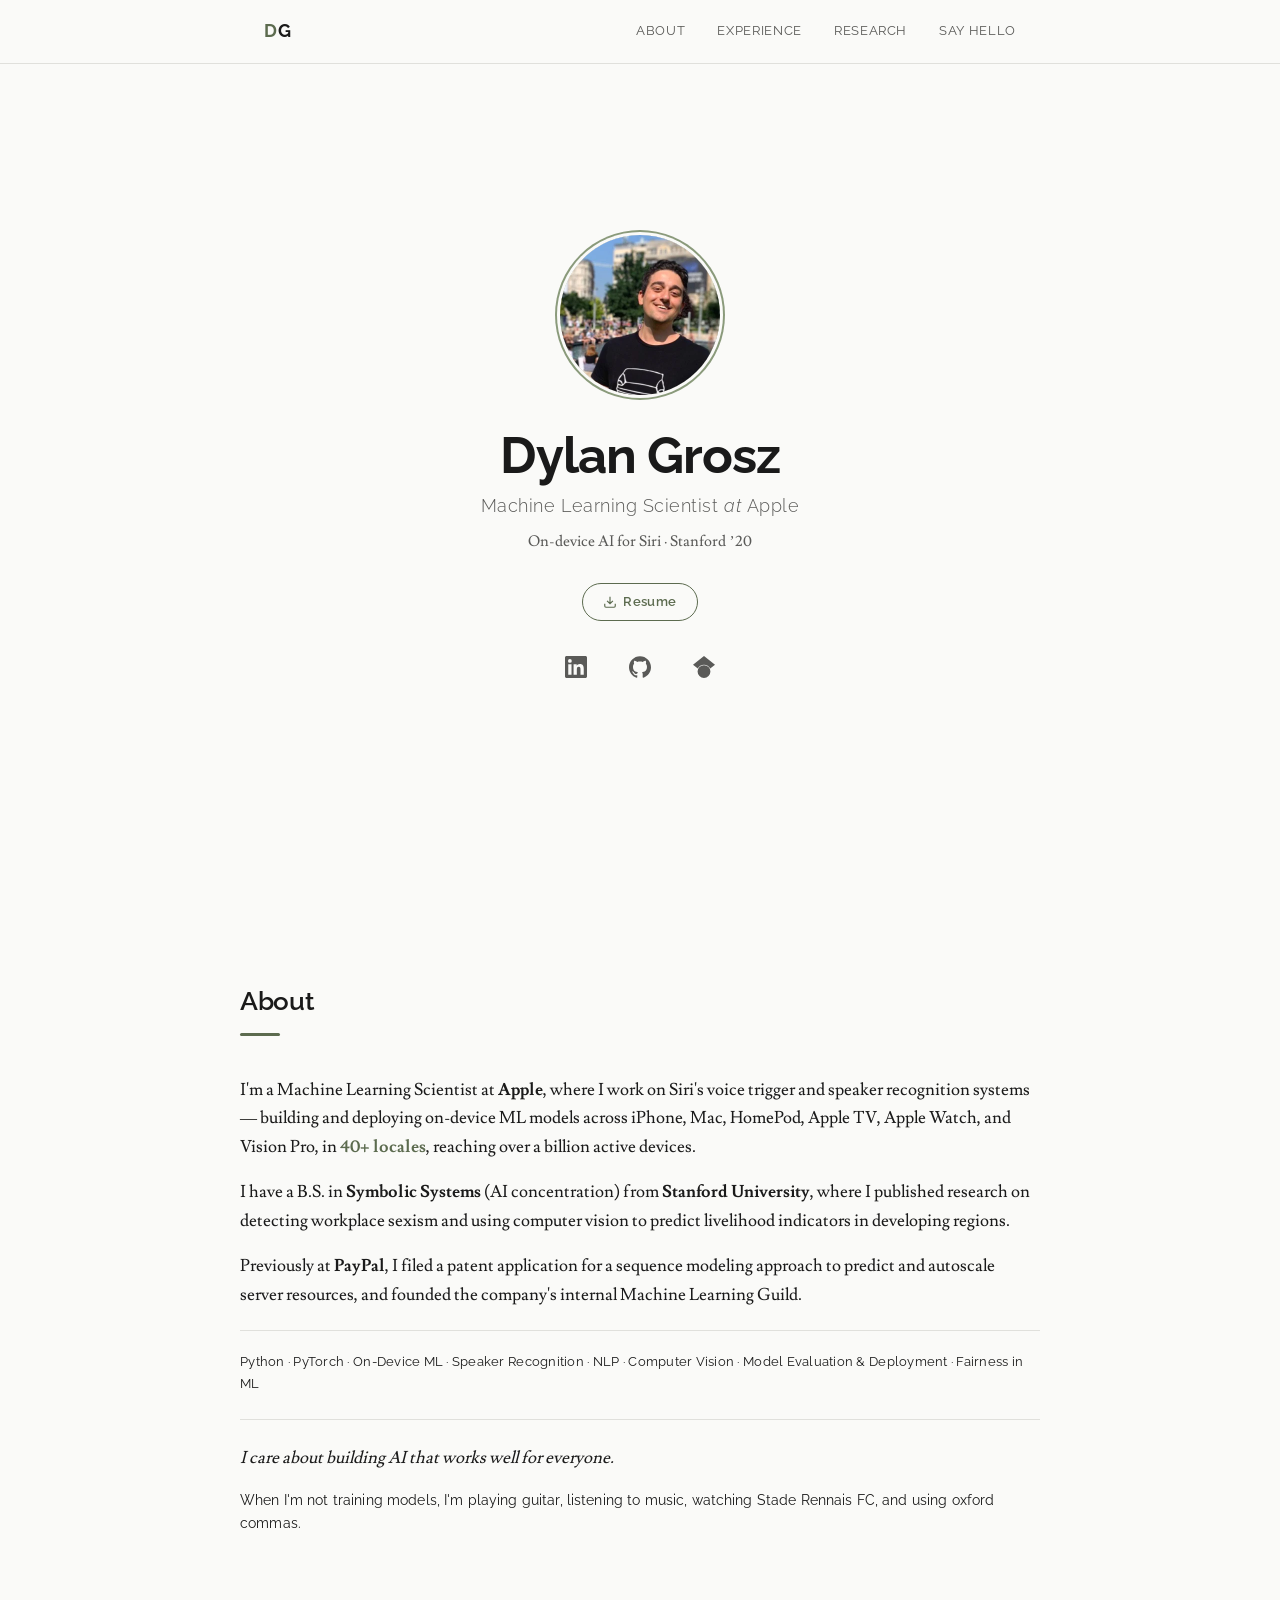
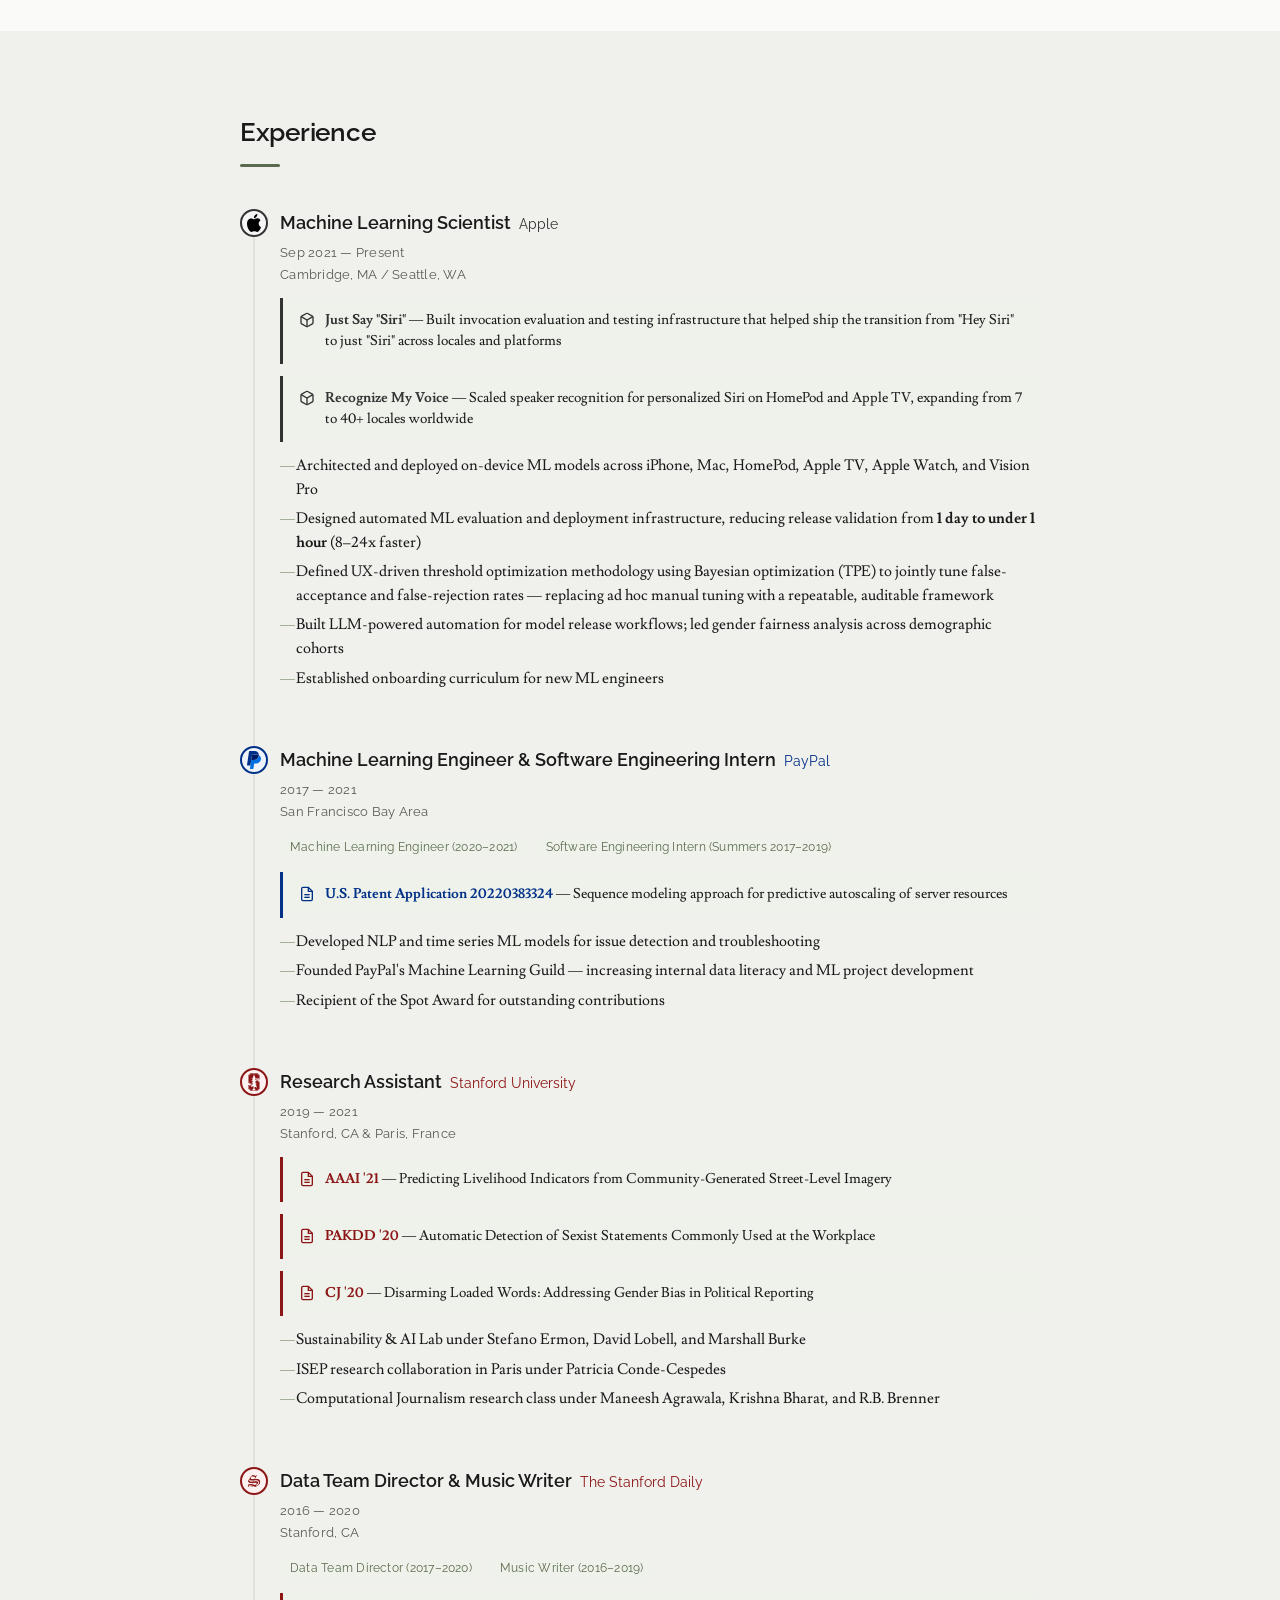
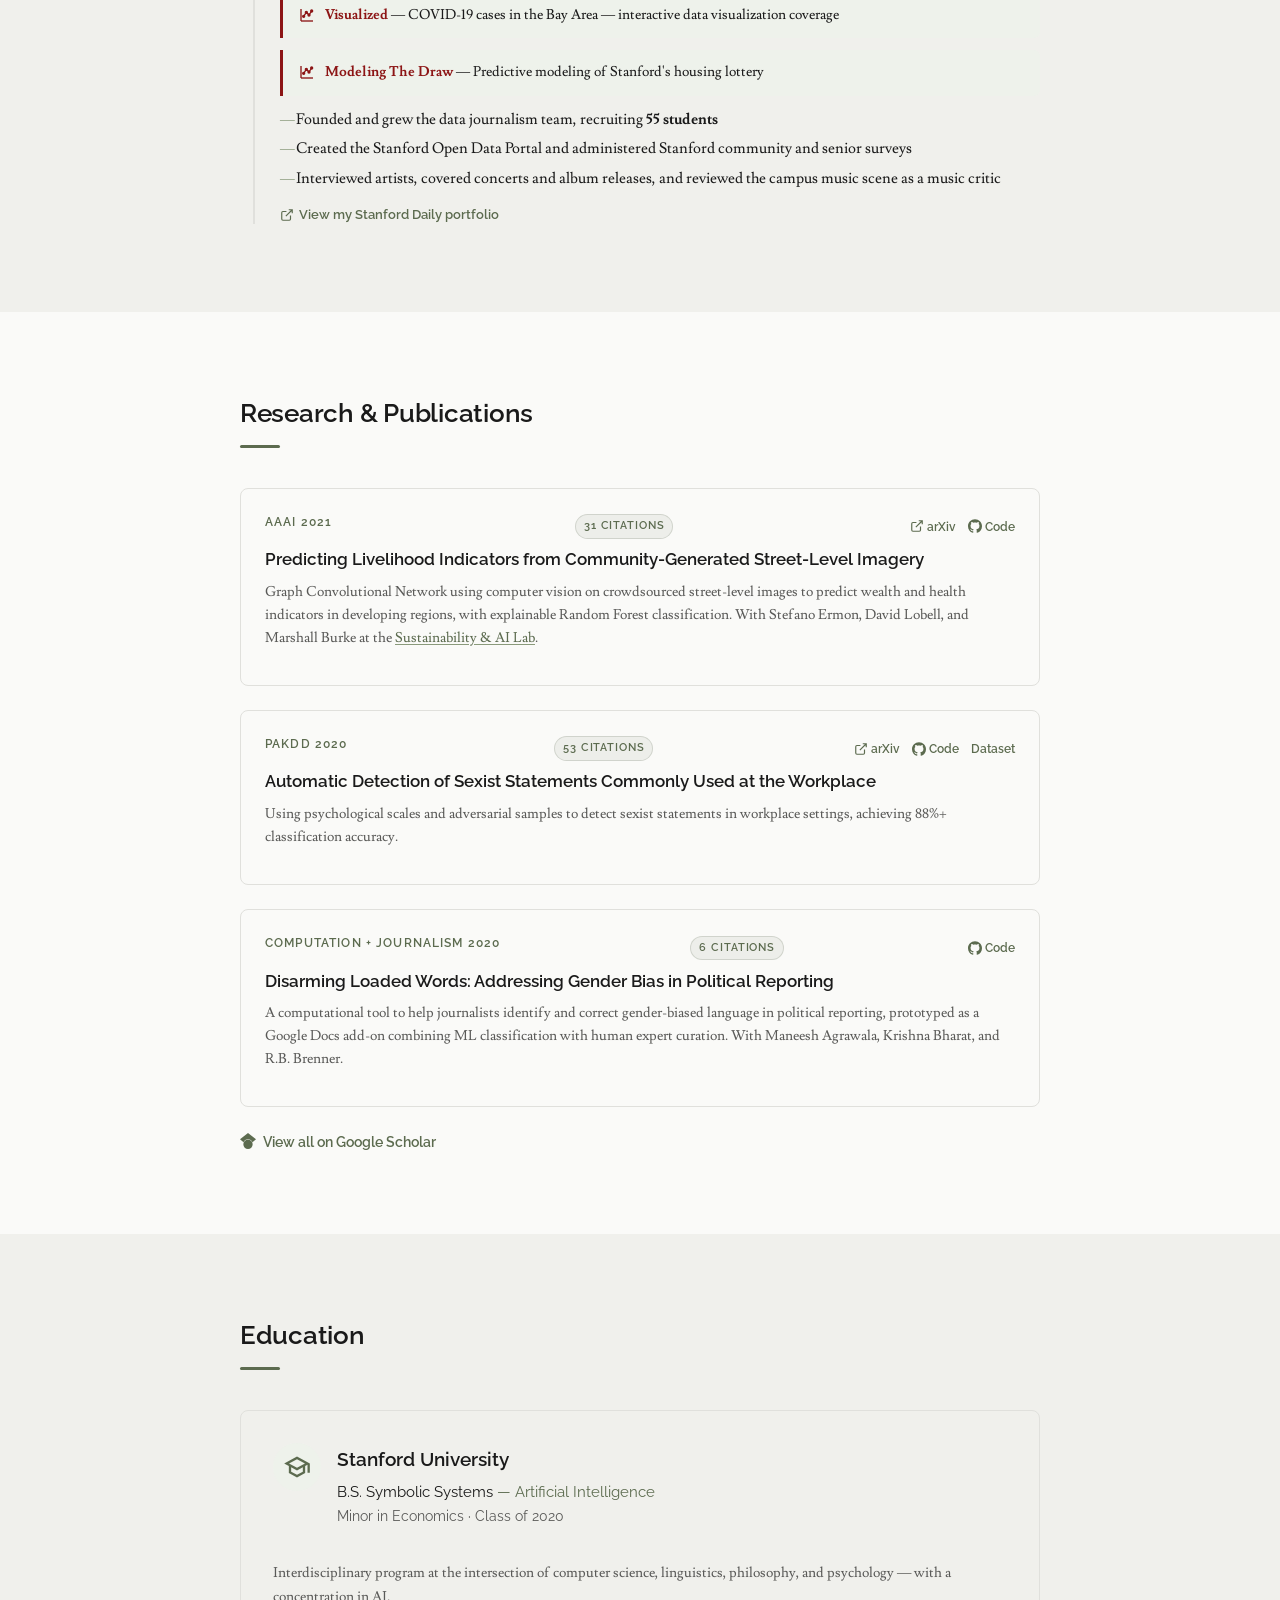
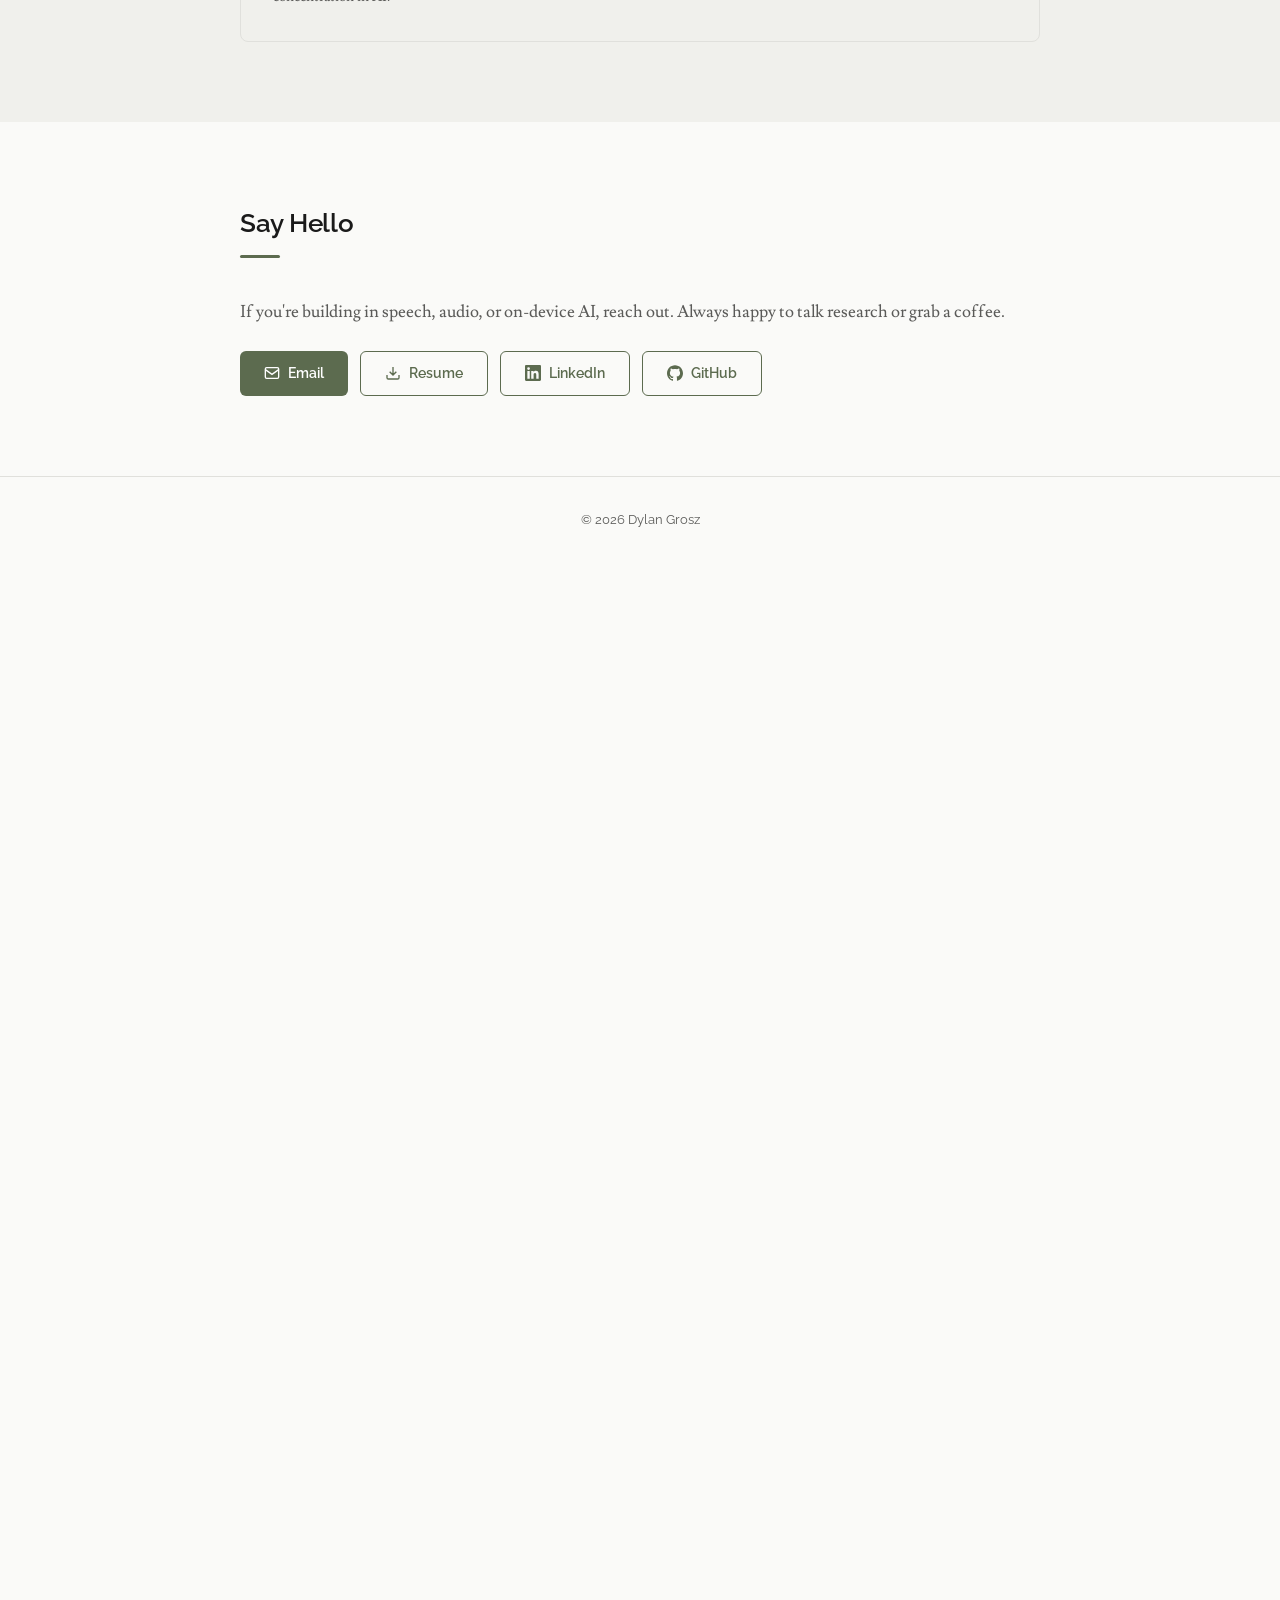
<file: index.html>
<!DOCTYPE html>
<html lang="en">
<head>
  <meta charset="UTF-8">
  <meta name="viewport" content="width=device-width, initial-scale=1.0">
  <meta name="theme-color" content="#5c6b4f" media="(prefers-color-scheme: light)">
  <meta name="theme-color" content="#8a9a7b" media="(prefers-color-scheme: dark)">
  <meta name="color-scheme" content="light dark">
  <meta name="format-detection" content="telephone=no">
  <title>Dylan Grosz — Machine Learning Scientist</title>
  <meta name="description" content="Dylan Grosz — ML Scientist at Apple specializing in speaker recognition and voice trigger for Siri, serving 1B+ devices across 40+ locales. Stanford '20. 90 research citations. Patent pending.">
  <meta name="author" content="Dylan Grosz">
  <meta name="referrer" content="strict-origin-when-cross-origin">
  <link rel="canonical" href="https://dylangrosz.github.io/">
  <link rel="icon" href="favicon.ico" type="image/x-icon">
  <link rel="apple-touch-icon" href="apple-touch-icon.png">
  <link rel="manifest" href="/manifest.webmanifest">

  <!-- Open Graph -->
  <meta property="og:title" content="Dylan Grosz">
  <meta property="og:description" content="ML Scientist at Apple · Speaker recognition &amp; voice trigger for Siri at 1B+ device scale · Stanford '20">
  <meta property="og:type" content="website">
  <meta property="og:url" content="https://dylangrosz.github.io/">
  <meta property="og:image" content="https://dylangrosz.github.io/assets/images/og-image.jpg">
  <meta property="og:image:width" content="1200">
  <meta property="og:image:height" content="630">
  <meta property="og:image:alt" content="Dylan Grosz — Machine Learning Scientist at Apple">
  <meta property="og:locale" content="en_US">
  <meta property="og:site_name" content="Dylan Grosz">

  <!-- Twitter Card -->
  <meta name="twitter:card" content="summary_large_image">
  <meta name="twitter:title" content="Dylan Grosz">
  <meta name="twitter:description" content="ML Scientist at Apple · Speaker recognition &amp; voice trigger for Siri at 1B+ device scale · Stanford '20">
  <meta name="twitter:image" content="https://dylangrosz.github.io/assets/images/og-image.jpg">

  <!-- Schema.org structured data -->
  <script type="application/ld+json">
  {
    "@context": "https://schema.org",
    "@type": "Person",
    "@id": "https://dylangrosz.github.io/#person",
    "name": "Dylan Grosz",
    "description": "ML Scientist at Apple specializing in speaker recognition and voice trigger for Siri, serving 1B+ active devices across 40+ locales. Stanford Symbolic Systems '20. 90 research citations (AAAI, PAKDD). U.S. patent pending.",
    "jobTitle": "Machine Learning Scientist",
    "worksFor": { "@type": "Organization", "name": "Apple" },
    "alumniOf": { "@type": "CollegeOrUniversity", "name": "Stanford University", "url": "https://www.stanford.edu" },
    "url": "https://dylangrosz.github.io",
    "image": "https://dylangrosz.github.io/assets/images/profile.jpg",
    "email": "mailto:dylangrosz@gmail.com",
    "sameAs": [
      "https://www.linkedin.com/in/dylangrosz",
      "https://github.com/dylangrosz",
      "https://scholar.google.com/citations?user=DpsEpaoAAAAJ&hl=en"
    ],
    "knowsAbout": ["Machine Learning", "Speaker Recognition", "Natural Language Processing", "Computer Vision", "On-Device AI"]
  }
  </script>

  <!-- ScholarlyArticle structured data -->
  <script type="application/ld+json">
  [
    {
      "@context": "https://schema.org",
      "@type": "ScholarlyArticle",
      "@id": "https://arxiv.org/abs/2006.08661",
      "name": "Predicting Livelihood Indicators from Community-Generated Street-Level Imagery",
      "author": {"@type": "Person", "@id": "https://dylangrosz.github.io/#person", "name": "Dylan Grosz"},
      "url": "https://arxiv.org/abs/2006.08661",
      "datePublished": "2021",
      "isPartOf": {"@type": "Event", "name": "AAAI 2021"},
      "codeRepository": "https://github.com/sustainlab-group/mapillarygcn"
    },
    {
      "@context": "https://schema.org",
      "@type": "ScholarlyArticle",
      "@id": "https://arxiv.org/abs/2007.04181",
      "name": "Automatic Detection of Sexist Statements Commonly Used at the Workplace",
      "author": {"@type": "Person", "@id": "https://dylangrosz.github.io/#person", "name": "Dylan Grosz"},
      "url": "https://arxiv.org/abs/2007.04181",
      "datePublished": "2020",
      "isPartOf": {"@type": "Event", "name": "PAKDD 2020"},
      "codeRepository": "https://github.com/dylangrosz/Automatic_Detection_of_Sexist_Statements_Commonly_Used_at_the_Workplace"
    },
    {
      "@context": "https://schema.org",
      "@type": "ScholarlyArticle",
      "name": "Disarming Loaded Words: Addressing Gender Bias in Political Reporting",
      "author": {"@type": "Person", "@id": "https://dylangrosz.github.io/#person", "name": "Dylan Grosz"},
      "datePublished": "2020",
      "isPartOf": {"@type": "Event", "name": "Computation + Journalism 2020"},
      "codeRepository": "https://github.com/dylangrosz/Disarming_Loaded_Words"
    }
  ]
  </script>

  <!-- Preload LCP image -->
  <link rel="preload" as="image" href="assets/images/profile.webp" type="image/webp" fetchpriority="high">

  <!-- Resource hints -->
  <link rel="preconnect" href="https://fonts.googleapis.com">
  <link rel="preconnect" href="https://fonts.gstatic.com" crossorigin>
  <link rel="dns-prefetch" href="https://fonts.googleapis.com">
  <link rel="dns-prefetch" href="https://fonts.gstatic.com">

  <!-- Fonts: non-blocking (both sections) -->
  <link rel="preload" href="https://fonts.googleapis.com/css2?family=Raleway:wght@300;400;600;700&family=Lusitana:wght@400;700&display=swap" as="style" onload="this.onload=null;this.rel='stylesheet'">
  <link rel="preload" href="https://fonts.googleapis.com/css2?family=Press+Start+2P&family=Roboto+Mono:wght@300;400;500&display=swap" as="style" onload="this.onload=null;this.rel='stylesheet'">
  <noscript>
    <link href="https://fonts.googleapis.com/css2?family=Raleway:wght@300;400;600;700&family=Lusitana:wght@400;700&display=swap" rel="stylesheet">
    <link href="https://fonts.googleapis.com/css2?family=Press+Start+2P&family=Roboto+Mono:wght@300;400;500&display=swap" rel="stylesheet">
    <style>.reveal { opacity: 1; transform: none; }</style>
  </noscript>

  <link rel="stylesheet" href="style.css">
</head>
<body>

  <a href="#main-content" class="skip-link">Skip to main content</a>

  <!-- ═══════════════════════════════════════════ -->
  <!-- PROFESSIONAL SECTION                        -->
  <!-- ═══════════════════════════════════════════ -->
  <div id="professional" class="section-view active">

    <nav id="main-nav" aria-label="Main navigation">
      <div class="nav-inner">
        <a href="#" class="nav-logo" id="nav-logo">
          <span class="nav-logo-mark">D</span>G
        </a>
        <ul class="nav-links" id="nav-links">
          <li><a href="#about">About</a></li>
          <li><a href="#experience">Experience</a></li>
          <li><a href="#research">Research</a></li>
          <li><a href="#contact">Say Hello</a></li>
        </ul>
        <button class="nav-toggle" id="nav-toggle" aria-label="Toggle navigation" aria-expanded="false" aria-controls="nav-links">
          <span></span><span></span><span></span>
        </button>
      </div>
    </nav>

    <main id="main-content">

      <!-- HERO -->
      <header id="hero">
        <div class="hero-content">
          <div class="hero-photo-wrapper" id="hero-photo-wrapper">
            <picture>
              <source srcset="assets/images/profile.webp" type="image/webp">
              <img src="assets/images/profile.jpg" alt="Dylan Grosz" class="hero-photo" id="hero-photo" width="320" height="320" fetchpriority="high">
            </picture>
            <div class="photo-vinyl-overlay" id="vinyl-overlay" aria-hidden="true"></div>
          </div>
          <h1 class="hero-name" id="hero-name" tabindex="-1">Dylan Grosz</h1>
          <p class="hero-title">Machine Learning Scientist <span class="hero-at">at</span> Apple</p>
          <p class="hero-subtitle">On-device AI for Siri &middot; Stanford &rsquo;20</p>
          <a href="assets/Dylan_Grosz_Resume.pdf" class="hero-resume" download>
            <svg width="14" height="14" viewBox="0 0 24 24" fill="none" stroke="currentColor" stroke-width="2" aria-hidden="true"><path d="M21 15v4a2 2 0 01-2 2H5a2 2 0 01-2-2v-4M7 10l5 5 5-5M12 15V3"/></svg>
            Resume
          </a>
          <nav class="hero-links" aria-label="Social links">
            <a href="https://www.linkedin.com/in/dylangrosz" target="_blank" rel="me noopener" aria-label="LinkedIn" title="LinkedIn">
              <svg width="22" height="22" viewBox="0 0 24 24" fill="currentColor" aria-hidden="true"><path d="M20.447 20.452h-3.554v-5.569c0-1.328-.027-3.037-1.852-3.037-1.853 0-2.136 1.445-2.136 2.939v5.667H9.351V9h3.414v1.561h.046c.477-.9 1.637-1.85 3.37-1.85 3.601 0 4.267 2.37 4.267 5.455v6.286zM5.337 7.433a2.062 2.062 0 01-2.063-2.065 2.064 2.064 0 112.063 2.065zm1.782 13.019H3.555V9h3.564v11.452zM22.225 0H1.771C.792 0 0 .774 0 1.729v20.542C0 23.227.792 24 1.771 24h20.451C23.2 24 24 23.227 24 22.271V1.729C24 .774 23.2 0 22.222 0h.003z"/></svg>
            </a>
            <a href="https://github.com/dylangrosz" target="_blank" rel="me noopener" aria-label="GitHub" title="GitHub">
              <svg width="22" height="22" viewBox="0 0 24 24" fill="currentColor" aria-hidden="true"><path d="M12 .297c-6.63 0-12 5.373-12 12 0 5.303 3.438 9.8 8.205 11.385.6.113.82-.258.82-.577 0-.285-.01-1.04-.015-2.04-3.338.724-4.042-1.61-4.042-1.61C4.422 18.07 3.633 17.7 3.633 17.7c-1.087-.744.084-.729.084-.729 1.205.084 1.838 1.236 1.838 1.236 1.07 1.835 2.809 1.305 3.495.998.108-.776.417-1.305.76-1.605-2.665-.3-5.466-1.332-5.466-5.93 0-1.31.465-2.38 1.235-3.22-.135-.303-.54-1.523.105-3.176 0 0 1.005-.322 3.3 1.23.96-.267 1.98-.399 3-.405 1.02.006 2.04.138 3 .405 2.28-1.552 3.285-1.23 3.285-1.23.645 1.653.24 2.873.12 3.176.765.84 1.23 1.91 1.23 3.22 0 4.61-2.805 5.625-5.475 5.92.42.36.81 1.096.81 2.22 0 1.606-.015 2.896-.015 3.286 0 .315.21.69.825.57C20.565 22.092 24 17.592 24 12.297c0-6.627-5.373-12-12-12"/></svg>
            </a>
            <a href="https://scholar.google.com/citations?user=DpsEpaoAAAAJ&hl=en" target="_blank" rel="me noopener" aria-label="Google Scholar" title="Google Scholar">
              <svg width="22" height="22" viewBox="0 0 24 24" fill="currentColor" aria-hidden="true"><path d="M5.242 13.769L0 9.5 12 0l12 9.5-5.242 4.269C17.548 11.249 14.978 9.5 12 9.5c-2.977 0-5.548 1.748-6.758 4.269zM12 10a7 7 0 100 14 7 7 0 000-14z"/></svg>
            </a>
          </nav>
        </div>
      </header>

      <!-- ABOUT -->
      <section id="about" class="section" aria-labelledby="about-heading">
        <div class="container">
          <h2 class="section-heading" id="about-heading">About</h2>
          <div class="about-content">
            <p>I'm a Machine Learning Scientist at <strong>Apple</strong>, where I work on Siri's voice trigger and speaker recognition systems — building and deploying on-device ML models across iPhone, Mac, HomePod, Apple TV, Apple Watch, and Vision Pro, in <strong class="metric">40+ locales</strong>, reaching over a billion active devices.</p>
            <p>I have a B.S. in <strong>Symbolic Systems</strong> (AI concentration) from <strong>Stanford University</strong>, where I published research on detecting workplace sexism and using computer vision to predict livelihood indicators in developing regions.</p>
            <p>Previously at <strong>PayPal</strong>, I filed a patent application for a sequence modeling approach to predict and autoscale server resources, and founded the company's internal Machine Learning Guild.</p>
            <p class="about-skills">Python &middot; PyTorch &middot; On-Device ML &middot; Speaker Recognition &middot; NLP &middot; Computer Vision &middot; Model Evaluation &amp; Deployment &middot; Fairness in ML</p>
            <p class="about-coda">I care about building AI that works well for everyone.</p>
            <p class="about-interests">When I'm not training models, I'm playing guitar, listening to music, watching Stade Rennais FC, and using oxford commas.</p>
          </div>
        </div>
      </section>

      <!-- EXPERIENCE -->
      <section id="experience" class="section" aria-labelledby="experience-heading">
        <div class="container">
          <h2 class="section-heading" id="experience-heading">Experience</h2>
          <div class="timeline">

            <div class="timeline-item" data-brand="apple">
              <div class="timeline-marker">
                <img class="timeline-logo" src="assets/icons/apple.svg" alt="" aria-hidden="true" width="18" height="18" loading="lazy" decoding="async">
              </div>
              <div class="timeline-content">
                <div class="timeline-header">
                  <h3>Machine Learning Scientist</h3>
                  <span class="timeline-company" style="color: #333;">Apple</span>
                </div>
                <span class="timeline-date">Sep 2021 — Present</span>
                <span class="timeline-location">Cambridge, MA / Seattle, WA</span>
                <a href="https://support.apple.com/en-us/105020" target="_blank" rel="noopener" class="callout-card" style="border-left-color: #333;">
                  <svg class="callout-icon" width="16" height="16" viewBox="0 0 24 24" fill="none" stroke="#333" stroke-width="2" aria-hidden="true"><path d="M21 16V8a2 2 0 00-1-1.73l-7-4a2 2 0 00-2 0l-7 4A2 2 0 003 8v8a2 2 0 001 1.73l7 4a2 2 0 002 0l7-4A2 2 0 0021 16z"/><polyline points="3.27 6.96 12 12.01 20.73 6.96"/><line x1="12" y1="22.08" x2="12" y2="12"/></svg>
                  <div>
                    <strong style="color: #333;">Just Say "Siri"</strong> — Built invocation evaluation and testing infrastructure that helped ship the transition from "Hey Siri" to just "Siri" across locales and platforms
                  </div>
                </a>
                <a href="https://support.apple.com/en-us/108397" target="_blank" rel="noopener" class="callout-card" style="border-left-color: #333;">
                  <svg class="callout-icon" width="16" height="16" viewBox="0 0 24 24" fill="none" stroke="#333" stroke-width="2" aria-hidden="true"><path d="M21 16V8a2 2 0 00-1-1.73l-7-4a2 2 0 00-2 0l-7 4A2 2 0 003 8v8a2 2 0 001 1.73l7 4a2 2 0 002 0l7-4A2 2 0 0021 16z"/><polyline points="3.27 6.96 12 12.01 20.73 6.96"/><line x1="12" y1="22.08" x2="12" y2="12"/></svg>
                  <div>
                    <strong style="color: #333;">Recognize My Voice</strong> — Scaled speaker recognition for personalized Siri on HomePod and Apple TV, expanding from 7 to 40+ locales worldwide
                  </div>
                </a>
                <ul class="timeline-details">
                  <li>Architected and deployed on-device ML models across iPhone, Mac, HomePod, Apple TV, Apple Watch, and Vision Pro</li>
                  <li>Designed automated ML evaluation and deployment infrastructure, reducing release validation from <strong>1 day to under 1 hour</strong> (8–24x faster)</li>
                  <li>Defined UX-driven threshold optimization methodology using Bayesian optimization (TPE) to jointly tune false-acceptance and false-rejection rates — replacing ad hoc manual tuning with a repeatable, auditable framework</li>
                  <li>Built LLM-powered automation for model release workflows; led gender fairness analysis across demographic cohorts</li>
                  <li>Established onboarding curriculum for new ML engineers</li>
                </ul>
              </div>
            </div>

            <div class="timeline-item" data-brand="paypal">
              <div class="timeline-marker">
                <img class="timeline-logo" src="assets/icons/paypal.svg" alt="" aria-hidden="true" width="18" height="18" loading="lazy" decoding="async">
              </div>
              <div class="timeline-content">
                <div class="timeline-header">
                  <h3>Machine Learning Engineer &amp; Software Engineering Intern</h3>
                  <span class="timeline-company" style="color: #003087;">PayPal</span>
                </div>
                <span class="timeline-date">2017 — 2021</span>
                <span class="timeline-location">San Francisco Bay Area</span>
                <div class="timeline-progression">
                  <span class="role-tag">Machine Learning Engineer (2020–2021)</span>
                  <span class="role-tag">Software Engineering Intern (Summers 2017–2019)</span>
                </div>
                <a href="https://patents.justia.com/patent/20220383324" target="_blank" rel="noopener" class="callout-card" style="border-left-color: #003087;">
                  <svg class="callout-icon" width="16" height="16" viewBox="0 0 24 24" fill="none" stroke="#003087" stroke-width="2" aria-hidden="true"><path d="M14 2H6a2 2 0 00-2 2v16a2 2 0 002 2h12a2 2 0 002-2V8z"/><polyline points="14 2 14 8 20 8"/><line x1="16" y1="13" x2="8" y2="13"/><line x1="16" y1="17" x2="8" y2="17"/></svg>
                  <div>
                    <strong style="color: #003087;">U.S. Patent Application 20220383324</strong> — Sequence modeling approach for predictive autoscaling of server resources
                  </div>
                </a>
                <ul class="timeline-details">
                  <li>Developed NLP and time series ML models for issue detection and troubleshooting</li>
                  <li>Founded PayPal's Machine Learning Guild — increasing internal data literacy and ML project development</li>
                  <li>Recipient of the Spot Award for outstanding contributions</li>
                </ul>
              </div>
            </div>

            <div class="timeline-item" data-brand="stanford">
              <div class="timeline-marker">
                <img class="timeline-logo" src="assets/icons/stanford.svg" alt="" aria-hidden="true" width="18" height="18" loading="lazy" decoding="async">
              </div>
              <div class="timeline-content">
                <div class="timeline-header">
                  <h3>Research Assistant</h3>
                  <span class="timeline-company" style="color: #8C1515;">Stanford University</span>
                </div>
                <span class="timeline-date">2019 — 2021</span>
                <span class="timeline-location">Stanford, CA &amp; Paris, France</span>
                <a href="#research" class="callout-card" style="border-left-color: #8C1515;">
                  <svg class="callout-icon" width="16" height="16" viewBox="0 0 24 24" fill="none" stroke="#8C1515" stroke-width="2" aria-hidden="true"><path d="M14 2H6a2 2 0 00-2 2v16a2 2 0 002 2h12a2 2 0 002-2V8z"/><polyline points="14 2 14 8 20 8"/><line x1="16" y1="13" x2="8" y2="13"/><line x1="16" y1="17" x2="8" y2="17"/></svg>
                  <div>
                    <strong style="color: #8C1515;">AAAI '21</strong> — Predicting Livelihood Indicators from Community-Generated Street-Level Imagery
                  </div>
                </a>
                <a href="#research" class="callout-card" style="border-left-color: #8C1515;">
                  <svg class="callout-icon" width="16" height="16" viewBox="0 0 24 24" fill="none" stroke="#8C1515" stroke-width="2" aria-hidden="true"><path d="M14 2H6a2 2 0 00-2 2v16a2 2 0 002 2h12a2 2 0 002-2V8z"/><polyline points="14 2 14 8 20 8"/><line x1="16" y1="13" x2="8" y2="13"/><line x1="16" y1="17" x2="8" y2="17"/></svg>
                  <div>
                    <strong style="color: #8C1515;">PAKDD '20</strong> — Automatic Detection of Sexist Statements Commonly Used at the Workplace
                  </div>
                </a>
                <a href="#research" class="callout-card" style="border-left-color: #8C1515;">
                  <svg class="callout-icon" width="16" height="16" viewBox="0 0 24 24" fill="none" stroke="#8C1515" stroke-width="2" aria-hidden="true"><path d="M14 2H6a2 2 0 00-2 2v16a2 2 0 002 2h12a2 2 0 002-2V8z"/><polyline points="14 2 14 8 20 8"/><line x1="16" y1="13" x2="8" y2="13"/><line x1="16" y1="17" x2="8" y2="17"/></svg>
                  <div>
                    <strong style="color: #8C1515;">CJ '20</strong> — Disarming Loaded Words: Addressing Gender Bias in Political Reporting
                  </div>
                </a>
                <ul class="timeline-details">
                  <li>Sustainability &amp; AI Lab under Stefano Ermon, David Lobell, and Marshall Burke</li>
                  <li>ISEP research collaboration in Paris under Patricia Conde-Cespedes</li>
                  <li>Computational Journalism research class under Maneesh Agrawala, Krishna Bharat, and R.B. Brenner</li>
                </ul>
              </div>
            </div>

            <div class="timeline-item" data-brand="stanford-daily">
              <div class="timeline-marker">
                <img class="timeline-logo" src="assets/icons/stanford-daily.png" alt="" aria-hidden="true" width="18" height="18" loading="lazy" decoding="async">
              </div>
              <div class="timeline-content">
                <div class="timeline-header">
                  <h3>Data Team Director &amp; Music Writer</h3>
                  <span class="timeline-company" style="color: #8C1515;">The Stanford Daily</span>
                </div>
                <span class="timeline-date">2016 — 2020</span>
                <span class="timeline-location">Stanford, CA</span>
                <div class="timeline-progression">
                  <span class="role-tag">Data Team Director (2017–2020)</span>
                  <span class="role-tag">Music Writer (2016–2019)</span>
                </div>
                <a href="https://stanforddaily.com/2020/03/24/visualized-covid-19-cases-in-santa-clara-county/" target="_blank" rel="noopener" class="callout-card" style="border-left-color: #8C1515;">
                  <svg class="callout-icon" width="16" height="16" viewBox="0 0 24 24" fill="none" stroke="#8C1515" stroke-width="2" aria-hidden="true"><line x1="3" y1="21" x2="21" y2="21"/><line x1="3" y1="21" x2="3" y2="3"/><polyline points="7 14 11 8 15 12 19 6"/><circle cx="7" cy="14" r="1.5" fill="#8C1515"/><circle cx="11" cy="8" r="1.5" fill="#8C1515"/><circle cx="15" cy="12" r="1.5" fill="#8C1515"/><circle cx="19" cy="6" r="1.5" fill="#8C1515"/></svg>
                  <div>
                    <strong style="color: #8C1515;">Visualized</strong> — COVID-19 cases in the Bay Area — interactive data visualization coverage
                  </div>
                </a>
                <a href="https://stanforddaily.com/2019/04/19/modeling-the-draw/" target="_blank" rel="noopener" class="callout-card" style="border-left-color: #8C1515;">
                  <svg class="callout-icon" width="16" height="16" viewBox="0 0 24 24" fill="none" stroke="#8C1515" stroke-width="2" aria-hidden="true"><line x1="3" y1="21" x2="21" y2="21"/><line x1="3" y1="21" x2="3" y2="3"/><polyline points="7 14 11 8 15 12 19 6"/><circle cx="7" cy="14" r="1.5" fill="#8C1515"/><circle cx="11" cy="8" r="1.5" fill="#8C1515"/><circle cx="15" cy="12" r="1.5" fill="#8C1515"/><circle cx="19" cy="6" r="1.5" fill="#8C1515"/></svg>
                  <div>
                    <strong style="color: #8C1515;">Modeling The Draw</strong> — Predictive modeling of Stanford's housing lottery
                  </div>
                </a>
                <ul class="timeline-details">
                  <li>Founded and grew the data journalism team, recruiting <strong>55 students</strong></li>
                  <li>Created the Stanford Open Data Portal and administered Stanford community and senior surveys</li>
                  <li>Interviewed artists, covered concerts and album releases, and reviewed the campus music scene as a music critic</li>
                </ul>
                <a href="https://stanforddaily.com/author/dylan-grosz/" target="_blank" rel="noopener" class="timeline-portfolio-link">
                  <svg width="14" height="14" viewBox="0 0 24 24" fill="none" stroke="currentColor" stroke-width="2" aria-hidden="true"><path d="M18 13v6a2 2 0 01-2 2H5a2 2 0 01-2-2V8a2 2 0 012-2h6M15 3h6v6M10 14L21 3"/></svg>
                  View my Stanford Daily portfolio
                </a>
              </div>
            </div>

          </div>
        </div>
      </section>

      <!-- RESEARCH -->
      <section id="research" class="section" aria-labelledby="research-heading">
        <div class="container">
          <h2 class="section-heading" id="research-heading">Research &amp; Publications</h2>
          <div class="publications">

            <article class="pub-card" aria-labelledby="pub-aaai-2021">
              <div class="pub-meta-row">
                <span class="pub-venue">AAAI 2021</span>
                <span class="pub-citations">31 citations</span>
                <div class="pub-links">
                  <a href="https://arxiv.org/abs/2006.08661" target="_blank" rel="noopener" class="pub-link">
                    <svg width="14" height="14" viewBox="0 0 24 24" fill="none" stroke="currentColor" stroke-width="2" aria-hidden="true"><path d="M18 13v6a2 2 0 01-2 2H5a2 2 0 01-2-2V8a2 2 0 012-2h6M15 3h6v6M10 14L21 3"/></svg>
                    arXiv
                  </a>
                  <a href="https://github.com/sustainlab-group/mapillarygcn" target="_blank" rel="noopener" class="pub-link">
                    <svg width="14" height="14" viewBox="0 0 24 24" fill="currentColor" aria-hidden="true"><path d="M12 .297c-6.63 0-12 5.373-12 12 0 5.303 3.438 9.8 8.205 11.385.6.113.82-.258.82-.577 0-.285-.01-1.04-.015-2.04-3.338.724-4.042-1.61-4.042-1.61C4.422 18.07 3.633 17.7 3.633 17.7c-1.087-.744.084-.729.084-.729 1.205.084 1.838 1.236 1.838 1.236 1.07 1.835 2.809 1.305 3.495.998.108-.776.417-1.305.76-1.605-2.665-.3-5.466-1.332-5.466-5.93 0-1.31.465-2.38 1.235-3.22-.135-.303-.54-1.523.105-3.176 0 0 1.005-.322 3.3 1.23.96-.267 1.98-.399 3-.405 1.02.006 2.04.138 3 .405 2.28-1.552 3.285-1.23 3.285-1.23.645 1.653.24 2.873.12 3.176.765.84 1.23 1.91 1.23 3.22 0 4.61-2.805 5.625-5.475 5.92.42.36.81 1.096.81 2.22 0 1.606-.015 2.896-.015 3.286 0 .315.21.69.825.57C20.565 22.092 24 17.592 24 12.297c0-6.627-5.373-12-12-12"/></svg>
                    Code
                  </a>
                </div>
              </div>
              <h3 class="pub-title" id="pub-aaai-2021">Predicting Livelihood Indicators from Community-Generated Street-Level Imagery</h3>
              <p class="pub-desc">Graph Convolutional Network using computer vision on crowdsourced street-level images to predict wealth and health indicators in developing regions, with explainable Random Forest classification. With Stefano Ermon, David Lobell, and Marshall Burke at the <a href="https://cs.stanford.edu/~ermon/" target="_blank" rel="noopener">Sustainability &amp; AI Lab</a>.</p>
            </article>

            <article class="pub-card" aria-labelledby="pub-pakdd-2020">
              <div class="pub-meta-row">
                <span class="pub-venue">PAKDD 2020</span>
                <span class="pub-citations">53 citations</span>
                <div class="pub-links">
                  <a href="https://arxiv.org/abs/2007.04181" target="_blank" rel="noopener" class="pub-link">
                    <svg width="14" height="14" viewBox="0 0 24 24" fill="none" stroke="currentColor" stroke-width="2" aria-hidden="true"><path d="M18 13v6a2 2 0 01-2 2H5a2 2 0 01-2-2V8a2 2 0 012-2h6M15 3h6v6M10 14L21 3"/></svg>
                    arXiv
                  </a>
                  <a href="https://github.com/dylangrosz/Automatic_Detection_of_Sexist_Statements_Commonly_Used_at_the_Workplace" target="_blank" rel="noopener" class="pub-link">
                    <svg width="14" height="14" viewBox="0 0 24 24" fill="currentColor" aria-hidden="true"><path d="M12 .297c-6.63 0-12 5.373-12 12 0 5.303 3.438 9.8 8.205 11.385.6.113.82-.258.82-.577 0-.285-.01-1.04-.015-2.04-3.338.724-4.042-1.61-4.042-1.61C4.422 18.07 3.633 17.7 3.633 17.7c-1.087-.744.084-.729.084-.729 1.205.084 1.838 1.236 1.838 1.236 1.07 1.835 2.809 1.305 3.495.998.108-.776.417-1.305.76-1.605-2.665-.3-5.466-1.332-5.466-5.93 0-1.31.465-2.38 1.235-3.22-.135-.303-.54-1.523.105-3.176 0 0 1.005-.322 3.3 1.23.96-.267 1.98-.399 3-.405 1.02.006 2.04.138 3 .405 2.28-1.552 3.285-1.23 3.285-1.23.645 1.653.24 2.873.12 3.176.765.84 1.23 1.91 1.23 3.22 0 4.61-2.805 5.625-5.475 5.92.42.36.81 1.096.81 2.22 0 1.606-.015 2.896-.015 3.286 0 .315.21.69.825.57C20.565 22.092 24 17.592 24 12.297c0-6.627-5.373-12-12-12"/></svg>
                    Code
                  </a>
                  <a href="https://www.kaggle.com/dgrosz/sexist-workplace-statements" target="_blank" rel="noopener" class="pub-link">Dataset</a>
                </div>
              </div>
              <h3 class="pub-title" id="pub-pakdd-2020">Automatic Detection of Sexist Statements Commonly Used at the Workplace</h3>
              <p class="pub-desc">Using psychological scales and adversarial samples to detect sexist statements in workplace settings, achieving 88%+ classification accuracy.</p>
            </article>

            <article class="pub-card" aria-labelledby="pub-cj-2020">
              <div class="pub-meta-row">
                <span class="pub-venue">Computation + Journalism 2020</span>
                <span class="pub-citations">6 citations</span>
                <div class="pub-links">
                  <a href="https://github.com/dylangrosz/Disarming_Loaded_Words" target="_blank" rel="noopener" class="pub-link">
                    <svg width="14" height="14" viewBox="0 0 24 24" fill="currentColor" aria-hidden="true"><path d="M12 .297c-6.63 0-12 5.373-12 12 0 5.303 3.438 9.8 8.205 11.385.6.113.82-.258.82-.577 0-.285-.01-1.04-.015-2.04-3.338.724-4.042-1.61-4.042-1.61C4.422 18.07 3.633 17.7 3.633 17.7c-1.087-.744.084-.729.084-.729 1.205.084 1.838 1.236 1.838 1.236 1.07 1.835 2.809 1.305 3.495.998.108-.776.417-1.305.76-1.605-2.665-.3-5.466-1.332-5.466-5.93 0-1.31.465-2.38 1.235-3.22-.135-.303-.54-1.523.105-3.176 0 0 1.005-.322 3.3 1.23.96-.267 1.98-.399 3-.405 1.02.006 2.04.138 3 .405 2.28-1.552 3.285-1.23 3.285-1.23.645 1.653.24 2.873.12 3.176.765.84 1.23 1.91 1.23 3.22 0 4.61-2.805 5.625-5.475 5.92.42.36.81 1.096.81 2.22 0 1.606-.015 2.896-.015 3.286 0 .315.21.69.825.57C20.565 22.092 24 17.592 24 12.297c0-6.627-5.373-12-12-12"/></svg>
                    Code
                  </a>
                </div>
              </div>
              <h3 class="pub-title" id="pub-cj-2020">Disarming Loaded Words: Addressing Gender Bias in Political Reporting</h3>
              <p class="pub-desc">A computational tool to help journalists identify and correct gender-biased language in political reporting, prototyped as a Google Docs add-on combining ML classification with human expert curation. With Maneesh Agrawala, Krishna Bharat, and R.B. Brenner.</p>
            </article>

          </div>
          <p class="pub-scholar-link">
            <a href="https://scholar.google.com/citations?user=DpsEpaoAAAAJ&hl=en" target="_blank" rel="noopener">
              <!-- Scholar icon -->
              <svg width="16" height="16" viewBox="0 0 24 24" fill="currentColor" aria-hidden="true" style="vertical-align: -2px; margin-right: 4px;"><path d="M5.242 13.769L0 9.5 12 0l12 9.5-5.242 4.269C17.548 11.249 14.978 9.5 12 9.5c-2.977 0-5.548 1.748-6.758 4.269zM12 10a7 7 0 100 14 7 7 0 000-14z"/></svg>
              View all on Google Scholar
            </a>
          </p>
        </div>
      </section>

      <!-- EDUCATION -->
      <section id="education" class="section" aria-labelledby="education-heading">
        <div class="container">
          <h2 class="section-heading" id="education-heading">Education</h2>
          <div class="education-card">
            <div class="edu-icon" aria-hidden="true">
              <svg width="28" height="28" viewBox="0 0 24 24" fill="currentColor"><path d="M12 3L1 9l4 2.18v6L12 21l7-3.82v-6l2-1.09V17h2V9L12 3zm6.82 6L12 12.72 5.18 9 12 5.28 18.82 9zM17 15.99l-5 2.73-5-2.73v-3.72L12 15l5-2.73v3.72z"/></svg>
            </div>
            <div class="edu-main">
              <h3>Stanford University</h3>
              <p class="edu-degree">B.S. Symbolic Systems <span class="edu-focus">— Artificial Intelligence</span></p>
              <p class="edu-minor">Minor in Economics &middot; Class of 2020</p>
            </div>
            <p class="edu-desc">Interdisciplinary program at the intersection of computer science, linguistics, philosophy, and psychology — with a concentration in AI.</p>
          </div>
        </div>
      </section>

      <!-- CONTACT -->
      <section id="contact" class="section" aria-labelledby="contact-heading">
        <div class="container">
          <h2 class="section-heading" id="contact-heading">Say Hello</h2>
          <p class="contact-text">If you're building in speech, audio, or on-device AI, reach out. Always happy to talk research or grab a coffee.</p>
          <div class="contact-links">
            <a href="mailto:dylangrosz@gmail.com" class="contact-btn">
              <svg width="16" height="16" viewBox="0 0 24 24" fill="none" stroke="currentColor" stroke-width="2" aria-hidden="true"><rect x="2" y="4" width="20" height="16" rx="2"/><path d="M22 7l-10 7L2 7"/></svg>
              Email
            </a>
            <a href="assets/Dylan_Grosz_Resume.pdf" class="contact-btn contact-btn--outline" download>
              <svg width="16" height="16" viewBox="0 0 24 24" fill="none" stroke="currentColor" stroke-width="2" aria-hidden="true"><path d="M21 15v4a2 2 0 01-2 2H5a2 2 0 01-2-2v-4M7 10l5 5 5-5M12 15V3"/></svg>
              Resume
            </a>
            <a href="https://www.linkedin.com/in/dylangrosz" target="_blank" rel="me noopener" class="contact-btn contact-btn--outline">
              <svg width="16" height="16" viewBox="0 0 24 24" fill="currentColor" aria-hidden="true"><path d="M20.447 20.452h-3.554v-5.569c0-1.328-.027-3.037-1.852-3.037-1.853 0-2.136 1.445-2.136 2.939v5.667H9.351V9h3.414v1.561h.046c.477-.9 1.637-1.85 3.37-1.85 3.601 0 4.267 2.37 4.267 5.455v6.286zM5.337 7.433a2.062 2.062 0 01-2.063-2.065 2.064 2.064 0 112.063 2.065zm1.782 13.019H3.555V9h3.564v11.452zM22.225 0H1.771C.792 0 0 .774 0 1.729v20.542C0 23.227.792 24 1.771 24h20.451C23.2 24 24 23.227 24 22.271V1.729C24 .774 23.2 0 22.222 0h.003z"/></svg>
              LinkedIn
            </a>
            <a href="https://github.com/dylangrosz" target="_blank" rel="me noopener" class="contact-btn contact-btn--outline">
              <svg width="16" height="16" viewBox="0 0 24 24" fill="currentColor" aria-hidden="true"><path d="M12 .297c-6.63 0-12 5.373-12 12 0 5.303 3.438 9.8 8.205 11.385.6.113.82-.258.82-.577 0-.285-.01-1.04-.015-2.04-3.338.724-4.042-1.61-4.042-1.61C4.422 18.07 3.633 17.7 3.633 17.7c-1.087-.744.084-.729.084-.729 1.205.084 1.838 1.236 1.838 1.236 1.07 1.835 2.809 1.305 3.495.998.108-.776.417-1.305.76-1.605-2.665-.3-5.466-1.332-5.466-5.93 0-1.31.465-2.38 1.235-3.22-.135-.303-.54-1.523.105-3.176 0 0 1.005-.322 3.3 1.23.96-.267 1.98-.399 3-.405 1.02.006 2.04.138 3 .405 2.28-1.552 3.285-1.23 3.285-1.23.645 1.653.24 2.873.12 3.176.765.84 1.23 1.91 1.23 3.22 0 4.61-2.805 5.625-5.475 5.92.42.36.81 1.096.81 2.22 0 1.606-.015 2.896-.015 3.286 0 .315.21.69.825.57C20.565 22.092 24 17.592 24 12.297c0-6.627-5.373-12-12-12"/></svg>
              GitHub
            </a>
          </div>
        </div>
      </section>

    </main>

    <footer id="main-footer">
      <div class="container">
        <p>&copy; 2026 Dylan Grosz</p>
      </div>
    </footer>

  </div>

  <!-- ═══════════════════════════════════════════ -->
  <!-- MUSIC SECTION (HIDDEN)                      -->
  <!-- ═══════════════════════════════════════════ -->
  <div id="music" class="section-view" aria-hidden="true">

    <nav id="music-nav" aria-label="Music navigation">
      <div class="nav-inner">
        <a href="#" class="music-nav-logo" id="music-back">Dylan Jacques</a>
        <ul class="nav-links music-nav-links" id="music-nav-links">
          <li><a href="#music-home">Home</a></li>
          <li><a href="#music-listen">Listen</a></li>
          <li><a href="#music-links">Links</a></li>
        </ul>
        <button class="nav-toggle music-nav-toggle" id="music-nav-toggle" aria-label="Toggle navigation" aria-expanded="false" aria-controls="music-nav-links">
          <span></span><span></span><span></span>
        </button>
      </div>
    </nav>

    <main id="music-main">

    <header id="music-home" class="music-hero">
      <div class="music-hero-content">
        <h1 class="music-artist-name glitch-text" data-text="DYLAN JACQUES" tabindex="-1">DYLAN JACQUES</h1>
        <p class="music-tagline">i know it's all in my head</p>
      </div>
    </header>

    <!-- LISTEN -->
    <section id="music-listen" class="music-section" aria-labelledby="music-listen-heading">
      <div class="music-container">
        <h2 class="music-heading" id="music-listen-heading">Listen</h2>
        <div class="sc-embed">
          <iframe title="SoundCloud player — Dylan Jacques" style="width:100%;height:450px;border:0;overflow:hidden" allow="autoplay" loading="lazy" src="https://w.soundcloud.com/player/?visual=true&url=https%3A%2F%2Fapi.soundcloud.com%2Fusers%2F67824496&show_artwork=true&color=%23333333"></iframe>
        </div>
        <div class="spotify-embed">
          <iframe title="Spotify player — Dylan Jacques" style="width:100%;height:152px;border:0;border-radius:12px" loading="lazy" src="https://open.spotify.com/embed/artist/2zmkhGIgvBtoliCLmBRGZq?utm_source=generator&theme=0" allow="autoplay; clipboard-write; encrypted-media; fullscreen; picture-in-picture"></iframe>
        </div>
      </div>
    </section>

    <!-- LINKS -->
    <section id="music-links" class="music-section" aria-labelledby="music-links-heading">
      <div class="music-container">
        <h2 class="music-heading" id="music-links-heading">Find me</h2>
        <div class="music-social-links">
          <a href="https://soundcloud.com/dylan_jacques" target="_blank" rel="me noopener">SoundCloud</a>
          <a href="https://open.spotify.com/artist/2zmkhGIgvBtoliCLmBRGZq" target="_blank" rel="me noopener">Spotify</a>
          <a href="https://music.apple.com/us/artist/dylan-jacques/1644586122" target="_blank" rel="me noopener">Apple Music</a>
        </div>
      </div>
    </section>

    <footer id="music-footer">
      <div class="music-container">
        <button type="button" id="back-to-pro" class="back-link">&larr; back to the day job</button>
      </div>
    </footer>

    </main><!-- #music-main -->

  </div>

  <!-- TRANSITION OVERLAY -->
  <div id="transition-overlay" class="transition-overlay" aria-hidden="true">
    <div class="transition-circle" id="transition-circle"></div>
  </div>
  <div id="keystroke-hint" class="keystroke-hint" aria-hidden="true"></div>

  <script src="script.js" defer></script>
</body>
</html>
</file>
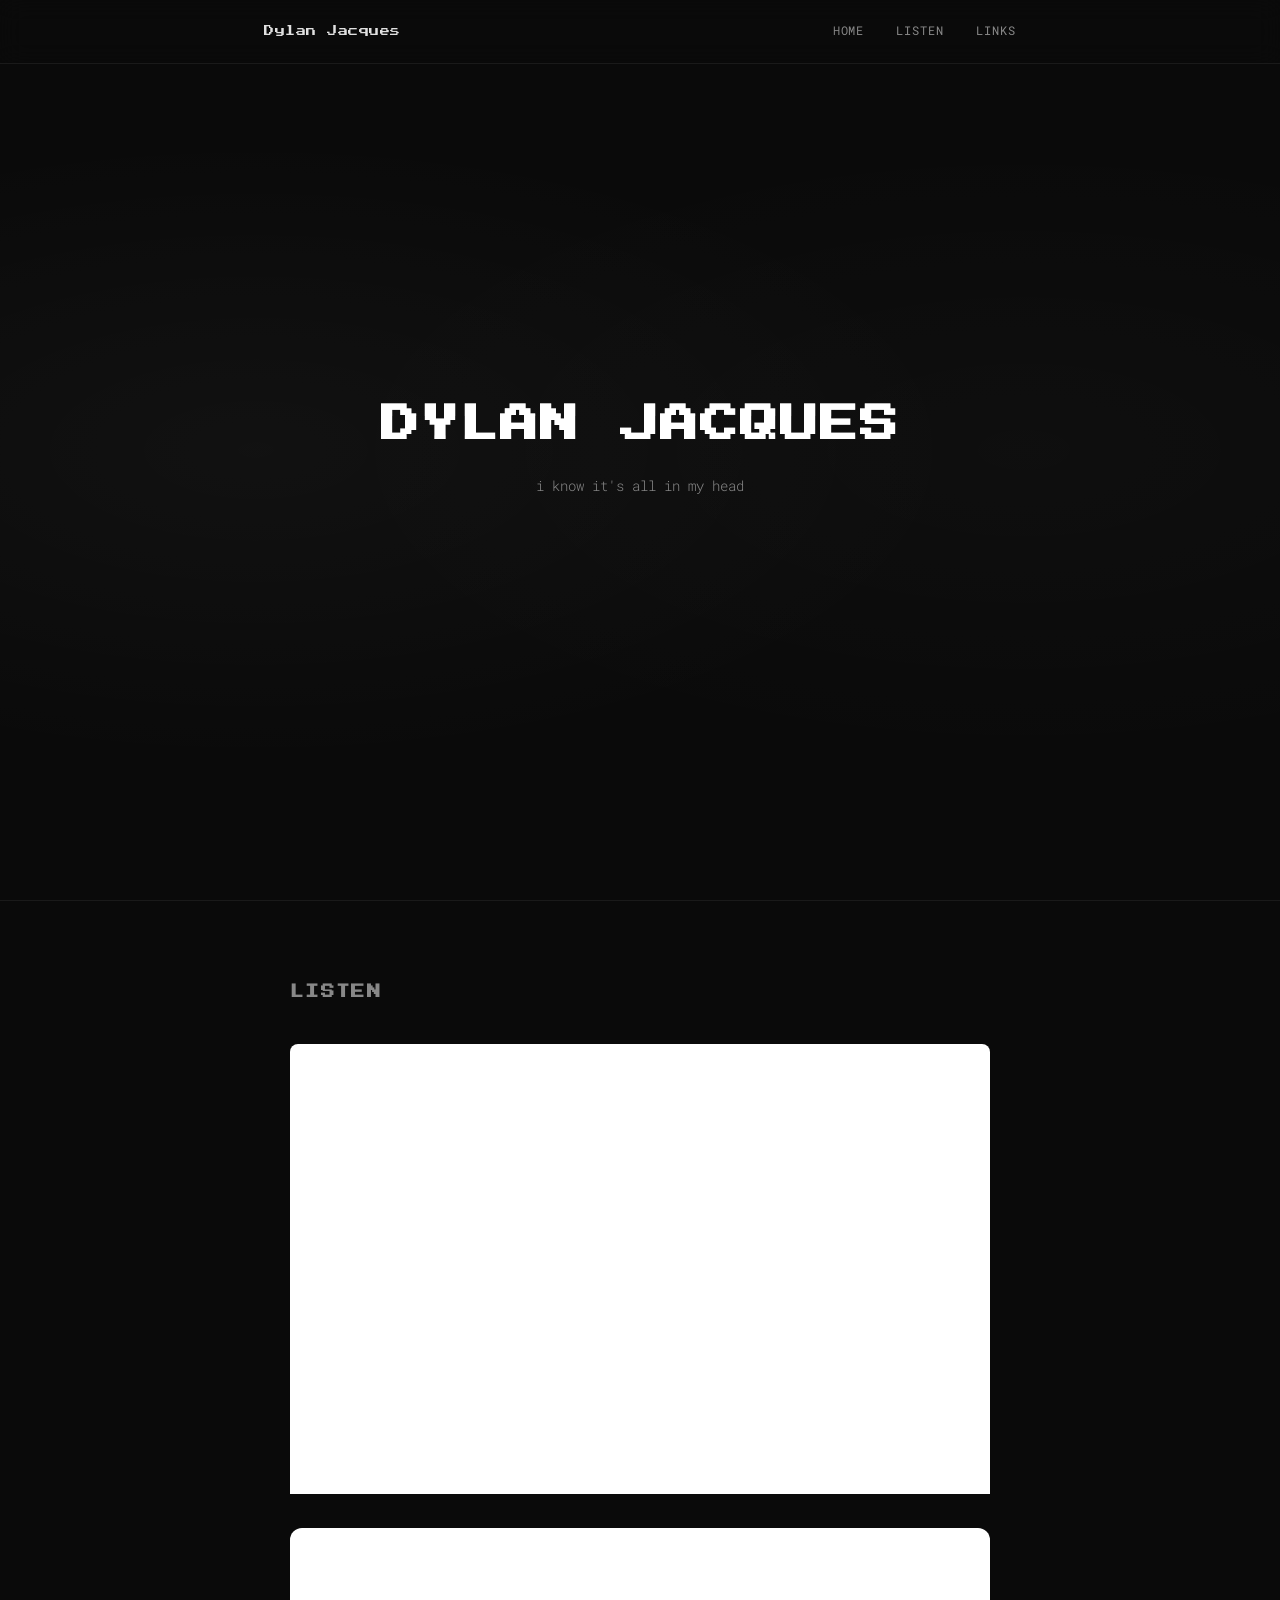
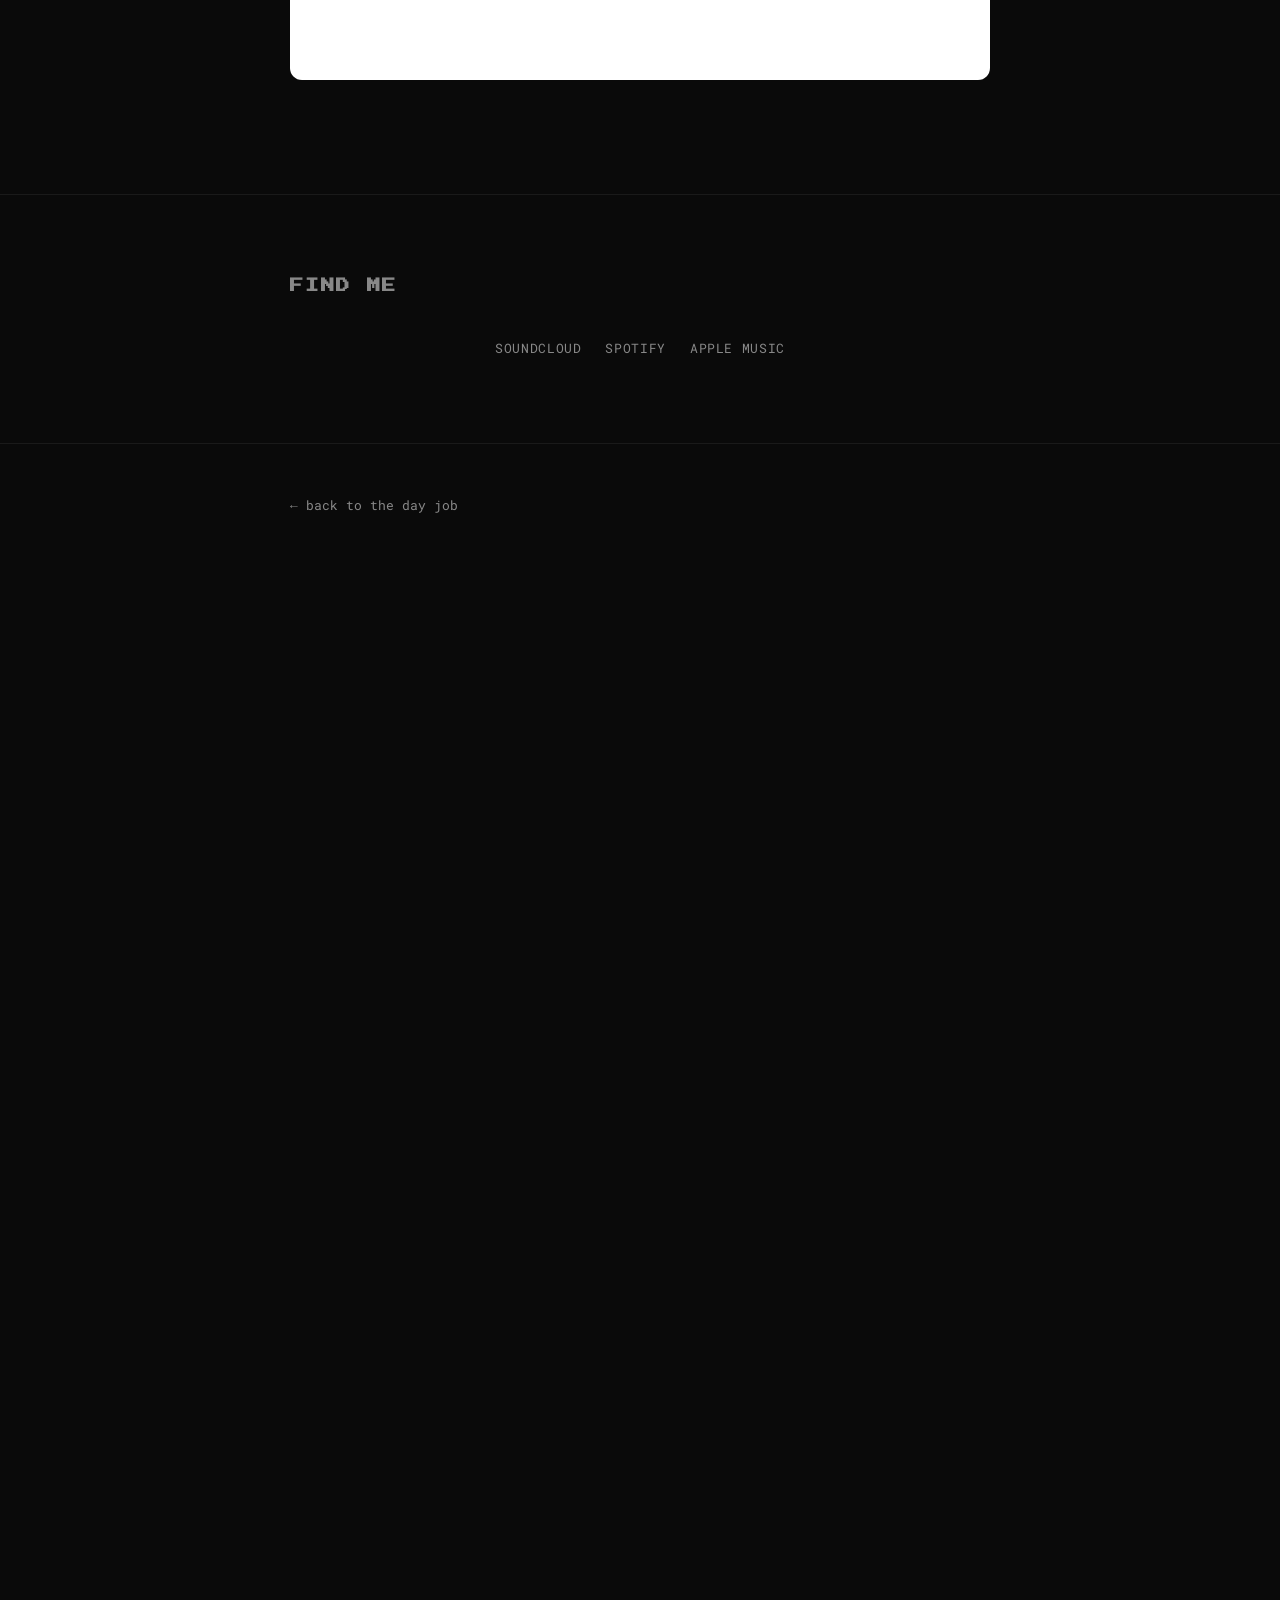
<file: music/index.html>
<!DOCTYPE html>
<html lang="en">
<head>
  <meta charset="UTF-8">
  <meta name="viewport" content="width=device-width, initial-scale=1.0">
  <title>Dylan Jacques — Music</title>
  <meta http-equiv="refresh" content="0;url=/?view=music">
  <script>window.location.replace('/?view=music');</script>
</head>
<body>
  <p>Redirecting&hellip;</p>
</body>
</html>
</file>
<file: style.css>
/* ═══════════════════════════════════════════════════
   DESIGN TOKENS
   ═══════════════════════════════════════════════════ */

:root {
  /* Professional palette */
  --bg:          #fafaf8;
  --bg-alt:      #f0f0ec;
  --text:        #1a1a1a;
  --text-muted:  #5a5a58;
  --accent:      #5c6b4f;
  --accent-light:#8a9a7b;
  --accent-bg:   #eef2eb;
  --border:      #e0e0dc;

  /* Music palette */
  --music-bg:       #0a0a0a;
  --music-text:     #e0e0e0;
  --music-muted:    #888;
  --music-accent:   #fff;

  /* Typography */
  --font-heading: 'Raleway', sans-serif;
  --font-body:    'Lusitana', Georgia, serif;
  --font-mono:    'Roboto Mono', monospace;
  --font-pixel:   'Press Start 2P', monospace;

  /* Layout */
  --max-width:    800px;
  --nav-height:   64px;

  /* Transitions */
  --ease-out: cubic-bezier(0.16, 1, 0.3, 1);
  --ease-in-out: cubic-bezier(0.65, 0, 0.35, 1);
}


/* ═══════════════════════════════════════════════════
   RESET & BASE
   ═══════════════════════════════════════════════════ */

*, *::before, *::after { box-sizing: border-box; margin: 0; padding: 0; }

html {
  scroll-behavior: smooth;
  -webkit-font-smoothing: antialiased;
  -moz-osx-font-smoothing: grayscale;
  -webkit-text-size-adjust: 100%;
}

/* Respect user motion preferences */
@media (prefers-reduced-motion: reduce) {
  *, *::before, *::after {
    animation-duration: 0.01ms !important;
    animation-iteration-count: 1 !important;
    transition-duration: 0.01ms !important;
    scroll-behavior: auto !important;
  }
  .reveal { opacity: 1; transform: none; }
}

/* Skip-to-content link (accessibility) */
.skip-link {
  position: absolute;
  top: -100%;
  left: 16px;
  z-index: 9999;
  padding: 8px 16px;
  background: var(--accent);
  color: var(--bg);
  font-family: var(--font-heading);
  font-size: 0.85rem;
  border-radius: 4px;
  text-decoration: none;
}

.skip-link:focus {
  top: 8px;
}

/* Keyboard focus indicators */
a:focus-visible,
button:focus-visible {
  outline: 2px solid var(--accent);
  outline-offset: 3px;
  border-radius: 2px;
}

body {
  font-family: var(--font-body);
  font-size: 17px;
  line-height: 1.7;
  color: var(--text);
  background: var(--bg);
  overflow-x: hidden;
  position: relative;
}

a { color: var(--accent); text-decoration: none; transition: color 0.2s; }
a:hover { color: #4e5d44; }

img { max-width: 100%; height: auto; display: block; }
ul { list-style: none; }
strong { font-weight: 700; }


/* ═══════════════════════════════════════════════════
   SECTION VIEWS (professional / music switching)
   ═══════════════════════════════════════════════════ */

.section-view {
  visibility: hidden;
  opacity: 0;
  pointer-events: none;
  position: absolute;
  width: 100%;
}

.section-view.active {
  visibility: visible;
  opacity: 1;
  pointer-events: auto;
  position: relative;
}


/* ═══════════════════════════════════════════════════
   NAVIGATION — PROFESSIONAL
   ═══════════════════════════════════════════════════ */

#main-nav {
  position: fixed;
  top: 0; left: 0; right: 0;
  z-index: 100;
  height: var(--nav-height);
  background: rgba(250, 250, 248, 0.9);
  backdrop-filter: blur(12px);
  -webkit-backdrop-filter: blur(12px);
  border-bottom: 1px solid var(--border);
  transition: transform 0.3s var(--ease-out);
}

#main-nav.hidden {
  transform: translateY(-100%);
}

.nav-inner {
  max-width: var(--max-width);
  margin: 0 auto;
  padding: 0 24px;
  height: 100%;
  display: flex;
  align-items: center;
  justify-content: space-between;
}

.nav-logo {
  font-family: var(--font-heading);
  font-weight: 700;
  font-size: 18px;
  color: var(--text);
  letter-spacing: 0.05em;
}

.nav-logo-mark {
  color: var(--accent);
}

.nav-links {
  display: flex;
  gap: 32px;
}

.nav-links li {
  display: inline;
}

.nav-links a {
  font-family: var(--font-heading);
  font-size: 13px;
  font-weight: 400;
  letter-spacing: 0.05em;
  text-transform: uppercase;
  color: var(--text-muted);
  transition: color 0.2s;
}

.nav-links a:hover { color: var(--accent); }

.nav-links a::after {
  content: '';
  display: block;
  width: 0;
  height: 1.5px;
  background: var(--accent);
  transition: width 0.25s var(--ease-out);
}

.nav-links a:hover::after { width: 100%; }

.nav-toggle {
  display: none;
  flex-direction: column;
  gap: 5px;
  background: none;
  border: none;
  cursor: pointer;
  padding: 12px;
  min-width: 44px;
  min-height: 44px;
  align-items: center;
  justify-content: center;
}

.nav-toggle span {
  display: block;
  width: 22px;
  height: 2px;
  background: var(--text);
  transition: all 0.3s;
}


/* ═══════════════════════════════════════════════════
   HERO
   ═══════════════════════════════════════════════════ */

#hero {
  min-height: 100vh;
  display: flex;
  align-items: center;
  justify-content: center;
  text-align: center;
  padding: calc(var(--nav-height) + 40px) 24px 80px;
}

.hero-content {
  max-width: 600px;
}

.hero-photo-wrapper {
  position: relative;
  width: 160px;
  height: 160px;
  margin: 0 auto 32px;
  border-radius: 50%;
  overflow: hidden;
  cursor: default;
  box-shadow: 0 0 0 3px var(--bg), 0 0 0 5px var(--accent-light);
  transition: box-shadow 0.3s var(--ease-out);
}

.hero-photo-wrapper:hover {
  box-shadow: 0 0 0 3px var(--bg), 0 0 0 5px var(--accent), 0 8px 24px rgba(92, 107, 79, 0.15);
}

.hero-photo {
  width: 100%;
  height: 100%;
  object-fit: cover;
  transition: transform 0.6s var(--ease-out), filter 0.6s var(--ease-out);
}

/* Vinyl overlay — hidden until transition */
.photo-vinyl-overlay {
  position: absolute;
  inset: 0;
  border-radius: 50%;
  opacity: 0;
  pointer-events: none;
  background:
    radial-gradient(circle at center, #111 20%, transparent 21%),
    radial-gradient(circle at center, #111 38%, transparent 39%),
    radial-gradient(circle at center, #333 0%, #111 100%);
  transition: opacity 0.4s;
}

.hero-photo-wrapper.spinning .hero-photo {
  filter: brightness(0.3);
  transform: scale(1.05);
}

.hero-photo-wrapper.spinning .photo-vinyl-overlay {
  opacity: 0.9;
  animation: spin 1.5s linear infinite;
}

@keyframes spin {
  to { transform: rotate(360deg); }
}

.hero-name {
  font-family: var(--font-heading);
  font-size: clamp(2.2rem, 5vw, 3.2rem);
  font-weight: 700;
  letter-spacing: -0.02em;
  line-height: 1.1;
  margin-bottom: 8px;
  color: var(--text);
}

.hero-title {
  font-family: var(--font-heading);
  font-size: 1.1rem;
  font-weight: 300;
  color: var(--text-muted);
  letter-spacing: 0.03em;
  margin-bottom: 8px;
}

.hero-at {
  color: var(--text-muted);
  font-style: italic;
}

.hero-subtitle {
  font-size: 0.95rem;
  color: var(--text-muted);
  margin-bottom: 28px;
}

.hero-resume {
  display: inline-flex;
  align-items: center;
  gap: 6px;
  font-family: var(--font-heading);
  font-size: 0.82rem;
  font-weight: 600;
  letter-spacing: 0.03em;
  color: var(--accent);
  border: 1.5px solid var(--accent);
  padding: 7px 20px;
  border-radius: 20px;
  margin-bottom: 24px;
  transition: background 0.2s, color 0.2s;
}

.hero-resume:hover {
  background: var(--accent);
  color: #fff;
}

.hero-links {
  display: flex;
  gap: 20px;
  justify-content: center;
}

.hero-links a {
  color: var(--text-muted);
  transition: color 0.2s, transform 0.2s;
  padding: 10px;
  min-width: 44px;
  min-height: 44px;
  display: inline-flex;
  align-items: center;
  justify-content: center;
}

.hero-links a:hover {
  color: var(--accent);
  transform: translateY(-2px);
}


/* ═══════════════════════════════════════════════════
   SECTIONS — SHARED
   ═══════════════════════════════════════════════════ */

.section {
  padding: 80px 24px;
  scroll-margin-top: var(--nav-height);
}

/* Hero is a <header>, so nth-of-type on <section> gives clean alternation */
section.section:nth-of-type(even) {
  background: var(--bg-alt);
}

.container {
  max-width: var(--max-width);
  margin: 0 auto;
}

.section-heading {
  font-family: var(--font-heading);
  font-size: 1.6rem;
  font-weight: 600;
  letter-spacing: -0.01em;
  margin-bottom: 40px;
  color: var(--text);
  position: relative;
  padding-bottom: 12px;
}

.section-heading::after {
  content: '';
  position: absolute;
  bottom: 0; left: 0;
  width: 40px;
  height: 3px;
  background: var(--accent);
  border-radius: 2px;
}



/* ═══════════════════════════════════════════════════
   ABOUT
   ═══════════════════════════════════════════════════ */

.about-content p {
  margin-bottom: 16px;
  color: var(--text);
}

.about-coda {
  color: var(--text-muted);
  font-style: italic;
  margin-top: 24px;
  padding-top: 24px;
  border-top: 1px solid var(--border);
}

.about-skills {
  font-family: var(--font-heading);
  font-size: 0.82rem;
  color: var(--accent);
  letter-spacing: 0.02em;
  margin-top: 20px;
  padding-top: 20px;
  border-top: 1px solid var(--border);
}

.about-interests {
  font-family: var(--font-heading);
  font-size: 0.85rem;
  color: var(--text-muted);
  margin-top: 12px;
  letter-spacing: 0.01em;
}

.metric {
  color: var(--accent);
  font-weight: 700;
}


/* ═══════════════════════════════════════════════════
   TIMELINE / EXPERIENCE
   ═══════════════════════════════════════════════════ */

.timeline {
  position: relative;
  padding-left: 40px;
}

.timeline::before {
  content: '';
  position: absolute;
  left: 13px;
  top: 8px;
  bottom: 8px;
  width: 2px;
  background: var(--border);
}

.timeline-item {
  position: relative;
  padding-bottom: 48px;
}

.timeline-item:last-child { padding-bottom: 0; }

.timeline-marker {
  position: absolute;
  left: -40px;
  top: 2px;
  width: 28px;
  height: 28px;
  border-radius: 50%;
  background: var(--accent-bg);
  border: 2px solid var(--accent);
  z-index: 1;
  display: flex;
  align-items: center;
  justify-content: center;
}

.timeline-logo {
  width: 18px;
  height: 18px;
  object-fit: contain;
}

/* Brand-colored timeline markers */
[data-brand="apple"] .timeline-marker    { border-color: #333; background: #f5f5f5; }
[data-brand="paypal"] .timeline-marker   { border-color: #003087; background: #eef3fb; }
[data-brand="stanford"] .timeline-marker { border-color: #8C1515; background: #fdf0f0; }
[data-brand="stanford-daily"] .timeline-marker { border-color: #8C1515; background: #fdf0f0; }

/* Callout cards (patent, publications) */
.callout-card {
  display: flex;
  align-items: flex-start;
  gap: 10px;
  padding: 12px 16px;
  margin-bottom: 12px;
  background: var(--accent-bg);
  border-left: 3px solid var(--accent);
  border-radius: 0 6px 6px 0;
  font-size: 0.88rem;
  color: var(--text);
  line-height: 1.5;
  text-decoration: none;
  transition: background 0.2s, transform 0.15s;
  cursor: pointer;
}

a.callout-card:hover {
  background: var(--border);
  transform: translateX(2px);
  color: var(--text);
}

.callout-icon {
  flex-shrink: 0;
  margin-top: 2px;
}

.timeline-portfolio-link {
  display: inline-flex;
  align-items: center;
  gap: 5px;
  margin-top: 8px;
  font-family: var(--font-heading);
  font-size: 0.82rem;
  font-weight: 600;
  color: var(--accent);
}

.timeline-header {
  display: flex;
  flex-wrap: wrap;
  align-items: baseline;
  gap: 8px;
  margin-bottom: 4px;
}

.timeline-header h3 {
  font-family: var(--font-heading);
  font-size: 1.15rem;
  font-weight: 600;
  color: var(--text);
}

.timeline-company {
  font-family: var(--font-heading);
  font-size: 0.9rem;
  font-weight: 400;
  color: var(--accent);
}

.timeline-date,
.timeline-location {
  display: block;
  font-family: var(--font-heading);
  font-size: 0.8rem;
  color: var(--text-muted);
  letter-spacing: 0.02em;
}

.timeline-location { margin-bottom: 12px; }

.timeline-progression {
  display: flex;
  flex-wrap: wrap;
  gap: 8px;
  margin-bottom: 12px;
}

.role-tag {
  font-family: var(--font-heading);
  font-size: 0.72rem;
  font-weight: 400;
  padding: 3px 10px;
  border-radius: 12px;
  background: var(--accent-bg);
  color: var(--accent);
  letter-spacing: 0.02em;
}

.timeline-details li {
  position: relative;
  padding-left: 16px;
  margin-bottom: 6px;
  font-size: 0.92rem;
  color: var(--text);
  line-height: 1.6;
}

.timeline-details li::before {
  content: '—';
  position: absolute;
  left: 0;
  color: var(--accent-light);
}

.timeline-details a {
  text-decoration: underline;
  text-decoration-color: var(--accent-light);
  text-underline-offset: 2px;
  transition: text-decoration-color 0.2s;
}

.timeline-details a:hover {
  text-decoration-color: var(--accent);
}


/* ═══════════════════════════════════════════════════
   PUBLICATIONS
   ═══════════════════════════════════════════════════ */

.publications {
  display: grid;
  gap: 24px;
}

.pub-card {
  padding: 24px;
  background: var(--bg);
  border: 1px solid var(--border);
  border-radius: 8px;
  transition: border-color 0.2s, box-shadow 0.2s;
}

.pub-card:hover {
  border-color: var(--accent-light);
  box-shadow: 0 2px 12px rgba(92, 107, 79, 0.08);
}

.pub-venue {
  font-family: var(--font-heading);
  font-size: 0.72rem;
  font-weight: 600;
  text-transform: uppercase;
  letter-spacing: 0.1em;
  color: var(--accent);
  display: inline-block;
  margin-bottom: 8px;
}

.pub-citations {
  font-family: var(--font-heading);
  font-size: 0.68rem;
  font-weight: 600;
  text-transform: uppercase;
  letter-spacing: 0.08em;
  color: var(--accent);
  background: rgba(92, 107, 79, 0.08);
  border: 1px solid rgba(92, 107, 79, 0.2);
  border-radius: 20px;
  padding: 2px 8px;
  display: inline-block;
  margin-left: 6px;
  vertical-align: middle;
}

.pub-title {
  font-family: var(--font-heading);
  font-size: 1.05rem;
  font-weight: 600;
  margin-bottom: 8px;
  line-height: 1.4;
}

.pub-desc {
  font-size: 0.9rem;
  color: var(--text-muted);
  margin-bottom: 12px;
  line-height: 1.6;
}

.pub-desc a {
  text-decoration: underline;
  text-decoration-color: var(--accent-light);
  text-underline-offset: 2px;
  color: var(--accent);
  transition: text-decoration-color 0.2s;
}

.pub-desc a:hover {
  text-decoration-color: var(--accent);
}

.pub-meta-row {
  display: flex;
  justify-content: space-between;
  align-items: center;
  margin-bottom: 8px;
  flex-wrap: wrap;
  gap: 4px;
}

.pub-links {
  display: flex;
  gap: 12px;
  align-items: center;
}

.pub-link {
  font-family: var(--font-heading);
  font-size: 0.78rem;
  font-weight: 600;
  color: var(--accent);
  display: inline-flex;
  align-items: center;
  gap: 3px;
}

.pub-scholar-link {
  margin-top: 24px;
  font-family: var(--font-heading);
  font-size: 0.85rem;
}

.pub-scholar-link a {
  font-weight: 600;
  color: var(--accent);
}


/* ═══════════════════════════════════════════════════
   EDUCATION
   ═══════════════════════════════════════════════════ */

.education-card {
  padding: 32px;
  background: var(--bg-alt);
  border: 1px solid var(--border);
  border-radius: 8px;
  display: flex;
  flex-wrap: wrap;
  gap: 16px;
  align-items: flex-start;
  transition: border-color 0.2s, box-shadow 0.2s;
}

.education-card:hover {
  border-color: var(--accent-light);
  box-shadow: 0 2px 12px rgba(92, 107, 79, 0.08);
}

.edu-icon {
  width: 48px;
  height: 48px;
  border-radius: 50%;
  background: var(--accent-bg);
  color: var(--accent);
  display: flex;
  align-items: center;
  justify-content: center;
  flex-shrink: 0;
}

.edu-main {
  flex: 1;
  min-width: 200px;
}

.edu-main h3 {
  font-family: var(--font-heading);
  font-size: 1.2rem;
  font-weight: 600;
  margin-bottom: 4px;
}

.edu-degree {
  font-family: var(--font-heading);
  font-size: 0.95rem;
  color: var(--text);
}

.edu-focus {
  color: var(--accent);
  font-weight: 400;
}

.edu-minor {
  font-family: var(--font-heading);
  font-size: 0.85rem;
  color: var(--text-muted);
  margin-bottom: 16px;
}

.edu-desc {
  width: 100%;
  font-size: 0.9rem;
  color: var(--text-muted);
}


/* ═══════════════════════════════════════════════════
   CONTACT
   ═══════════════════════════════════════════════════ */

.contact-text {
  margin-bottom: 24px;
  color: var(--text-muted);
}

.contact-links {
  display: flex;
  flex-wrap: wrap;
  gap: 12px;
}

.contact-btn {
  font-family: var(--font-heading);
  font-size: 0.85rem;
  font-weight: 600;
  padding: 10px 24px;
  border-radius: 6px;
  background: var(--accent);
  color: #fff;
  transition: background 0.2s, transform 0.2s;
  display: inline-flex;
  align-items: center;
  gap: 8px;
}

.contact-btn:hover {
  background: #4e5d44;
  color: #fff;
  transform: translateY(-1px);
}

.contact-btn--outline {
  background: transparent;
  color: var(--accent);
  border: 1.5px solid var(--accent);
}

.contact-btn--outline:hover {
  background: var(--accent-bg);
  color: var(--accent);
}


/* ═══════════════════════════════════════════════════
   FOOTER
   ═══════════════════════════════════════════════════ */

#main-footer {
  padding: 32px 24px;
  text-align: center;
  font-family: var(--font-heading);
  font-size: 0.8rem;
  color: var(--text-muted);
  border-top: 1px solid var(--border);
}


/* ═══════════════════════════════════════════════════
   SCROLL REVEAL ANIMATION
   ═══════════════════════════════════════════════════ */

.reveal {
  opacity: 0;
  transform: translateY(24px);
  transition: opacity 0.6s var(--ease-out), transform 0.6s var(--ease-out);
}

.reveal.visible {
  opacity: 1;
  transform: translateY(0);
}

/* Stagger siblings */
.reveal.visible:nth-child(2) { transition-delay: 0.08s; }
.reveal.visible:nth-child(3) { transition-delay: 0.16s; }
.reveal.visible:nth-child(4) { transition-delay: 0.24s; }


/* ═══════════════════════════════════════════════════
   ═══════════════════════════════════════════════════
   MUSIC SECTION STYLES
   ═══════════════════════════════════════════════════
   ═══════════════════════════════════════════════════ */

#music {
  background: var(--music-bg);
  color: var(--music-text);
  min-height: 100vh;
  color-scheme: dark;
}

/* MUSIC NAV */
#music-nav {
  position: fixed;
  top: 0; left: 0; right: 0;
  z-index: 100;
  height: var(--nav-height);
  background: rgba(10, 10, 10, 0.9);
  backdrop-filter: blur(12px);
  -webkit-backdrop-filter: blur(12px);
  border-bottom: 1px solid #1a1a1a;
}

.music-nav-logo {
  font-family: var(--font-pixel);
  font-size: 10px;
  color: var(--music-text);
  letter-spacing: 0.05em;
}

.music-nav-logo:hover { color: #fff; }

.music-nav-links a {
  font-family: var(--font-mono);
  font-size: 12px;
  font-weight: 400;
  letter-spacing: 0.08em;
  text-transform: uppercase;
  color: var(--music-muted);
}

.music-nav-links a:hover { color: #fff; }


/* MUSIC HERO */
.music-hero {
  min-height: 100vh;
  display: flex;
  align-items: center;
  justify-content: center;
  text-align: center;
  padding: calc(var(--nav-height) + 40px) 24px 80px;
  position: relative;
  overflow: hidden;
}

.music-hero::before {
  content: '';
  position: absolute;
  inset: 0;
  background:
    radial-gradient(ellipse at 20% 50%, rgba(255,255,255,0.03) 0%, transparent 50%),
    radial-gradient(ellipse at 80% 50%, rgba(255,255,255,0.02) 0%, transparent 50%);
}

.music-hero-content {
  position: relative;
  z-index: 1;
}

.music-artist-name {
  font-family: var(--font-pixel);
  font-size: clamp(1.4rem, 4vw, 2.4rem);
  color: #fff;
  margin-bottom: 16px;
  letter-spacing: 0.05em;
  position: relative;
}

/* Glitch effect */
.glitch-text {
  animation: glitch-skew 4s infinite linear alternate-reverse;
}

.glitch-text::before,
.glitch-text::after {
  content: attr(data-text);
  position: absolute;
  top: 0; left: 0;
  width: 100%;
  height: 100%;
  opacity: 0.8;
}

.glitch-text::before {
  color: rgba(255,255,255,0.6);
  animation: glitch-1 3s infinite linear alternate-reverse;
  clip-path: polygon(0 0, 100% 0, 100% 35%, 0 35%);
}

.glitch-text::after {
  color: rgba(255,255,255,0.4);
  animation: glitch-2 2s infinite linear alternate-reverse;
  clip-path: polygon(0 65%, 100% 65%, 100% 100%, 0 100%);
}

@keyframes glitch-1 {
  0%, 90%   { transform: translate(0); }
  92%       { transform: translate(-3px, 1px); }
  94%       { transform: translate(3px, -1px); }
  96%       { transform: translate(-2px, -1px); }
  98%, 100% { transform: translate(0); }
}

@keyframes glitch-2 {
  0%, 88%   { transform: translate(0); }
  90%       { transform: translate(2px, 1px); }
  93%       { transform: translate(-3px, -1px); }
  96%       { transform: translate(1px, 2px); }
  98%, 100% { transform: translate(0); }
}

@keyframes glitch-skew {
  0%, 95%   { transform: skew(0deg); }
  96%       { transform: skew(0.5deg); }
  97%       { transform: skew(-0.3deg); }
  98%       { transform: skew(0.2deg); }
  99%, 100% { transform: skew(0deg); }
}

.music-tagline {
  font-family: var(--font-mono);
  font-size: 0.9rem;
  font-weight: 300;
  color: var(--music-muted);
  margin-bottom: 32px;
}

.music-social-links {
  display: flex;
  gap: 24px;
  justify-content: center;
}

.music-social-links a {
  font-family: var(--font-mono);
  font-size: 0.8rem;
  font-weight: 400;
  color: var(--music-muted);
  letter-spacing: 0.05em;
  text-transform: uppercase;
  padding-bottom: 2px;
  border-bottom: 1px solid transparent;
  transition: color 0.2s, border-color 0.2s;
}

.music-social-links a:hover {
  color: #fff;
  border-color: #fff;
}


/* MUSIC SECTIONS */
.music-section {
  padding: 80px 24px;
  border-top: 1px solid #1a1a1a;
}

.music-container {
  max-width: 700px;
  margin: 0 auto;
}

.music-heading {
  font-family: var(--font-pixel);
  font-size: 0.85rem;
  color: var(--music-muted);
  letter-spacing: 0.1em;
  text-transform: uppercase;
  margin-bottom: 40px;
}


/* EMBEDS */
.sc-embed {
  margin-bottom: 24px;
  border-radius: 8px;
  overflow: hidden;
}

.spotify-embed {
  margin-bottom: 24px;
}

/* MUSIC FOOTER */
#music-footer {
  padding: 40px 24px;
  border-top: 1px solid #1a1a1a;
}

.back-link {
  font-family: var(--font-mono);
  font-size: 0.8rem;
  color: var(--music-muted);
  background: none;
  border: none;
  cursor: pointer;
  padding: 12px 0;
  min-height: 44px;
  transition: color 0.2s;
}

.back-link:hover { color: #fff; }


/* ═══════════════════════════════════════════════════
   TRANSITION OVERLAY
   ═══════════════════════════════════════════════════ */

.transition-overlay {
  position: fixed;
  inset: 0;
  z-index: 9999;
  pointer-events: none;
  overflow: hidden;
}

.transition-circle {
  position: absolute;
  border-radius: 50%;
  transform: translate(-50%, -50%) scale(0);
  transition: transform 0.8s var(--ease-in-out);
  /* Size large enough to cover any viewport from any origin */
  width: 300vmax;
  height: 300vmax;
}

.transition-circle.expanding {
  transform: translate(-50%, -50%) scale(1);
}

/* To-music: dark circle expands */
.transition-circle.to-music {
  background: var(--music-bg);
}

/* To-pro: light circle expands */
.transition-circle.to-pro {
  background: var(--bg);
}


/* ═══════════════════════════════════════════════════
   KEYSTROKE HINT
   ═══════════════════════════════════════════════════ */

.keystroke-hint {
  position: fixed;
  bottom: 32px;
  left: 50%;
  transform: translateX(-50%);
  font-family: var(--font-mono);
  font-size: 14px;
  color: var(--accent);
  background: var(--bg);
  border: 1px solid var(--border);
  padding: 6px 16px;
  border-radius: 20px;
  opacity: 0;
  transition: opacity 0.3s;
  z-index: 200;
  pointer-events: none;
  letter-spacing: 0.15em;
}

.keystroke-hint.visible {
  opacity: 1;
}

.keystroke-hint .typed {
  color: var(--accent);
  font-weight: 500;
}

.keystroke-hint .untyped {
  color: var(--text-muted);
  opacity: 0.4;
}


/* ═══════════════════════════════════════════════════
   RESPONSIVE
   ═══════════════════════════════════════════════════ */

@media (max-width: 640px) {
  .nav-links { display: none; }
  .nav-links.open {
    display: flex;
    flex-direction: column;
    position: absolute;
    top: var(--nav-height);
    left: 0; right: 0;
    background: rgba(250, 250, 248, 0.98);
    backdrop-filter: blur(12px);
    padding: 24px;
    gap: 20px;
    border-bottom: 1px solid var(--border);
  }
  .music-nav-links.open {
    background: rgba(10, 10, 10, 0.98);
    border-bottom: 1px solid #1a1a1a;
  }
  .nav-toggle { display: flex; }
  .music-nav-toggle span { background: var(--music-muted); }

  .hero-name { font-size: 2rem; }
  .section { padding: 60px 20px; }

  .timeline { padding-left: 32px; }
  .timeline-marker { left: -32px; width: 22px; height: 22px; }
  .timeline-logo { width: 13px; height: 13px; }
  .timeline::before { left: 10px; }

  .contact-links { flex-direction: column; align-items: stretch; }
  .contact-btn { justify-content: center; width: 100%; }

  .music-social-links { flex-wrap: wrap; }
}

/* ═══════════════════════════════════════════════════
   DARK MODE
   ═══════════════════════════════════════════════════ */

@media (prefers-color-scheme: dark) {
  :root {
    --bg:          #111211;
    --bg-alt:      #181918;
    --text:        #e4e4e0;
    --text-muted:  #8a8a84;
    --accent:      #8a9a7b;
    --accent-light:#a8b89a;
    --accent-bg:   #1c2119;
    --border:      #2a2a26;
  }

  #main-nav {
    background: rgba(17, 18, 17, 0.9);
  }

  .nav-links.open:not(.music-nav-links) {
    background: rgba(17, 18, 17, 0.98);
    border-bottom-color: var(--border);
  }

  [data-brand="apple"] .timeline-marker    { background: #1e1e1e; border-color: #777; }
  [data-brand="paypal"] .timeline-marker   { background: #0d1520; border-color: #4a7fc0; }
  [data-brand="stanford"] .timeline-marker,
  [data-brand="stanford-daily"] .timeline-marker { background: #1a0e0e; border-color: #b55050; }

  .pub-citations {
    background: rgba(138, 154, 123, 0.12);
    border-color: rgba(138, 154, 123, 0.25);
  }

  /* Callout cards: inline brand colors have near-zero contrast on dark --accent-bg */
  a.callout-card strong { color: var(--text) !important; }
  a.callout-card .callout-icon { stroke: var(--accent) !important; fill: none !important; }
  a.callout-card .callout-icon circle { fill: var(--accent) !important; }
  a.callout-card { border-left-color: var(--accent) !important; }

  /* Filled buttons: --accent (#8a9a7b) on white text is 3.0:1, fails WCAG AA */
  .contact-btn:not(.contact-btn--outline) { background: #5c6b4f; }
  .contact-btn:not(.contact-btn--outline):hover { background: #4a5740; }
  .hero-resume:hover { background: #5c6b4f; color: #fff; }

  /* Timeline company names: inline brand colors fail contrast on dark --bg */
  [data-brand="apple"] .timeline-company         { color: #9a9a9a !important; }
  [data-brand="paypal"] .timeline-company        { color: #6b9fd4 !important; }
  [data-brand="stanford"] .timeline-company,
  [data-brand="stanford-daily"] .timeline-company { color: #d06060 !important; }

  /* Global link hover: dark mode accent is light, so use accent-light for hover */
  a:hover { color: var(--accent-light); }
}


/* ═══════════════════════════════════════════════════
   PRINT
   ═══════════════════════════════════════════════════ */

@media print {
  nav, .transition-overlay, .keystroke-hint, #music, footer { display: none; }
  .reveal { opacity: 1; transform: none; }
  .section { padding: 16px 0; }
  body { font-size: 12pt; background: #fff; }
  a { color: inherit; text-decoration: underline; }
  a[href^="http"]::after { content: " (" attr(href) ")"; font-size: 0.8em; color: #666; }
}
</file>
